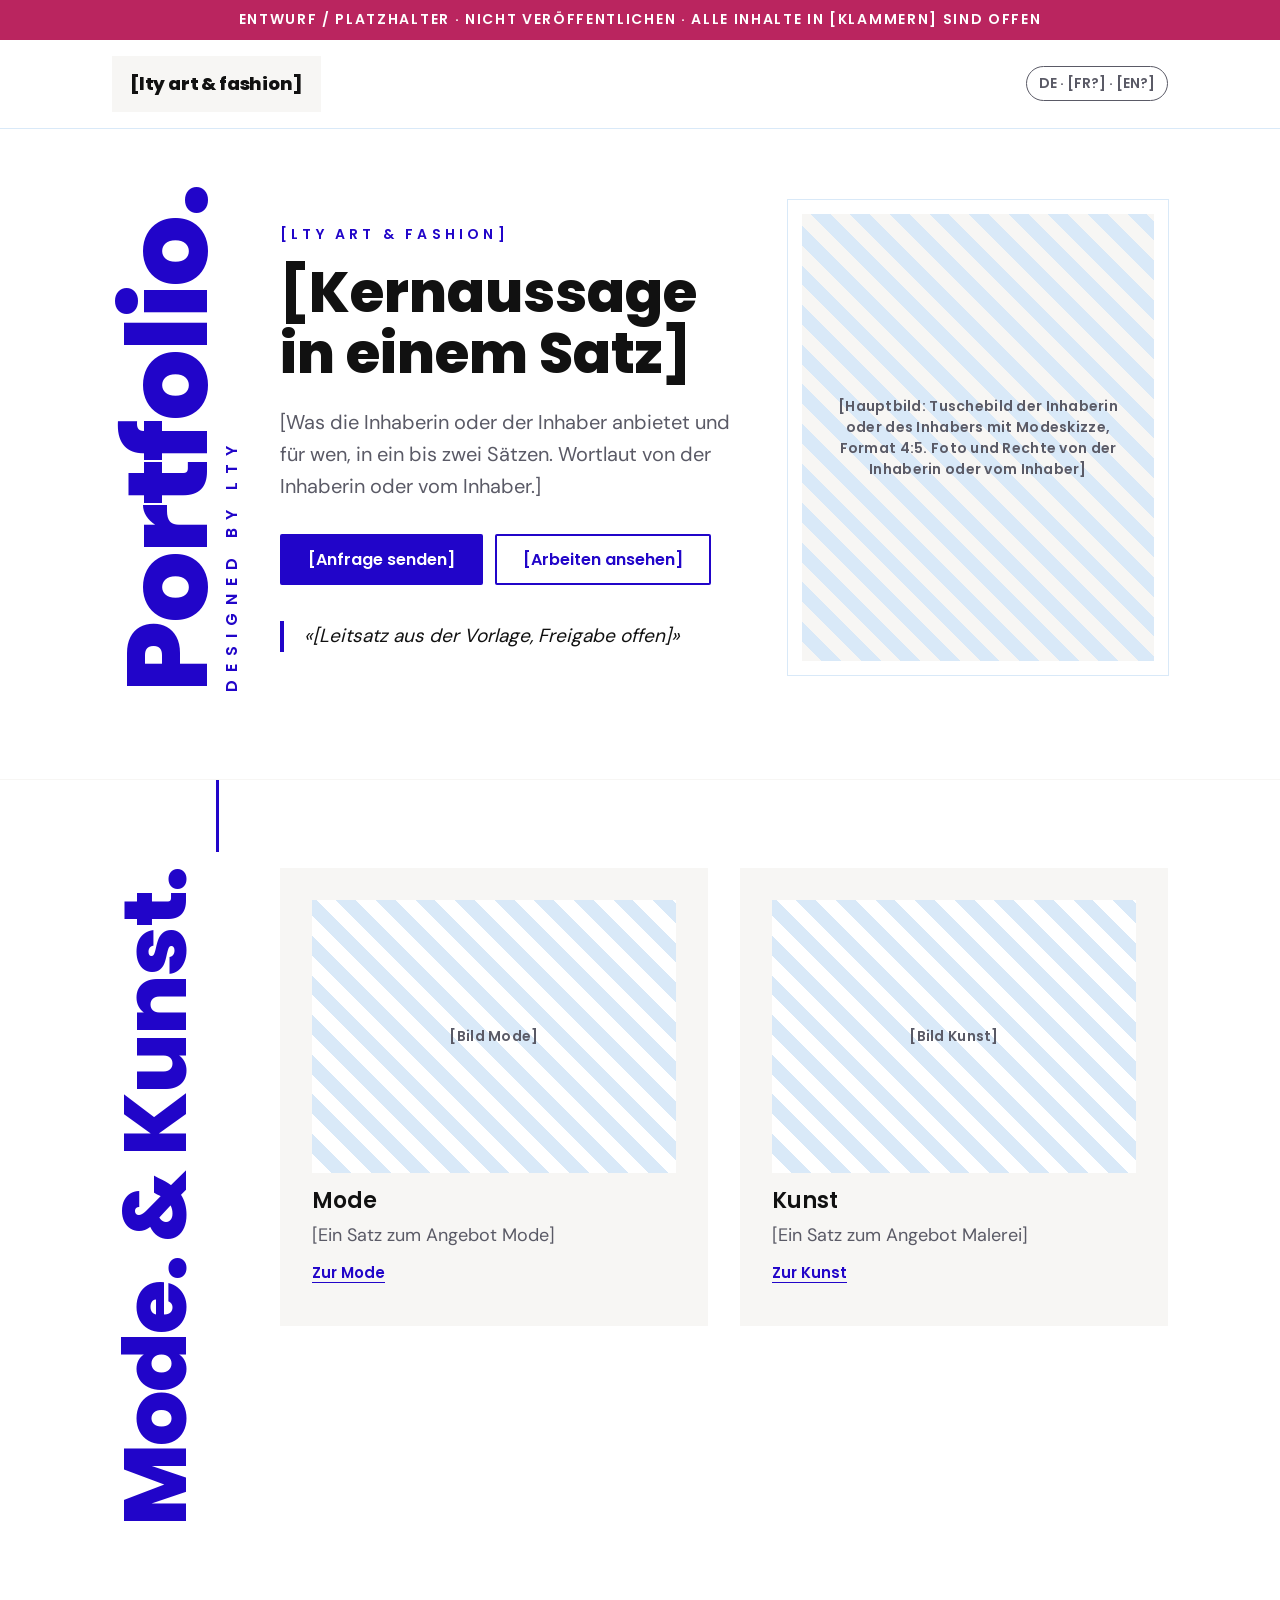
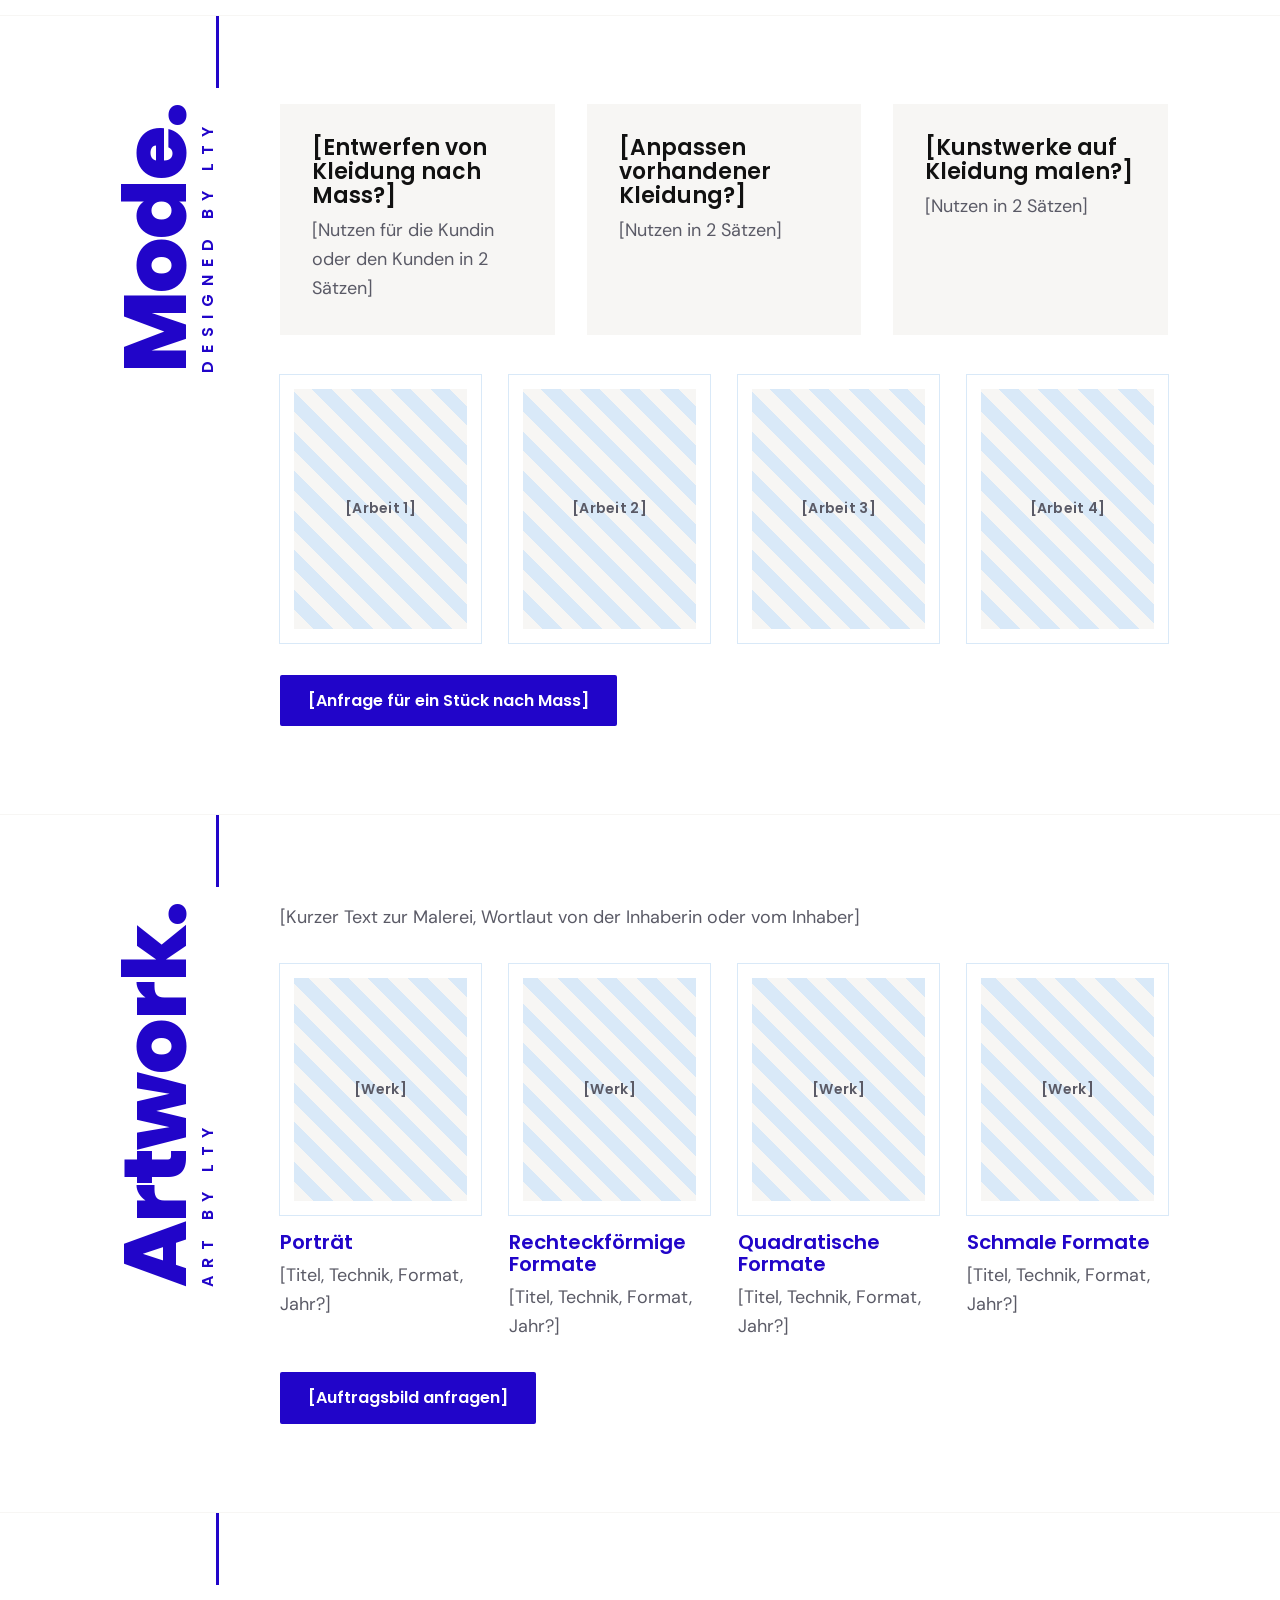
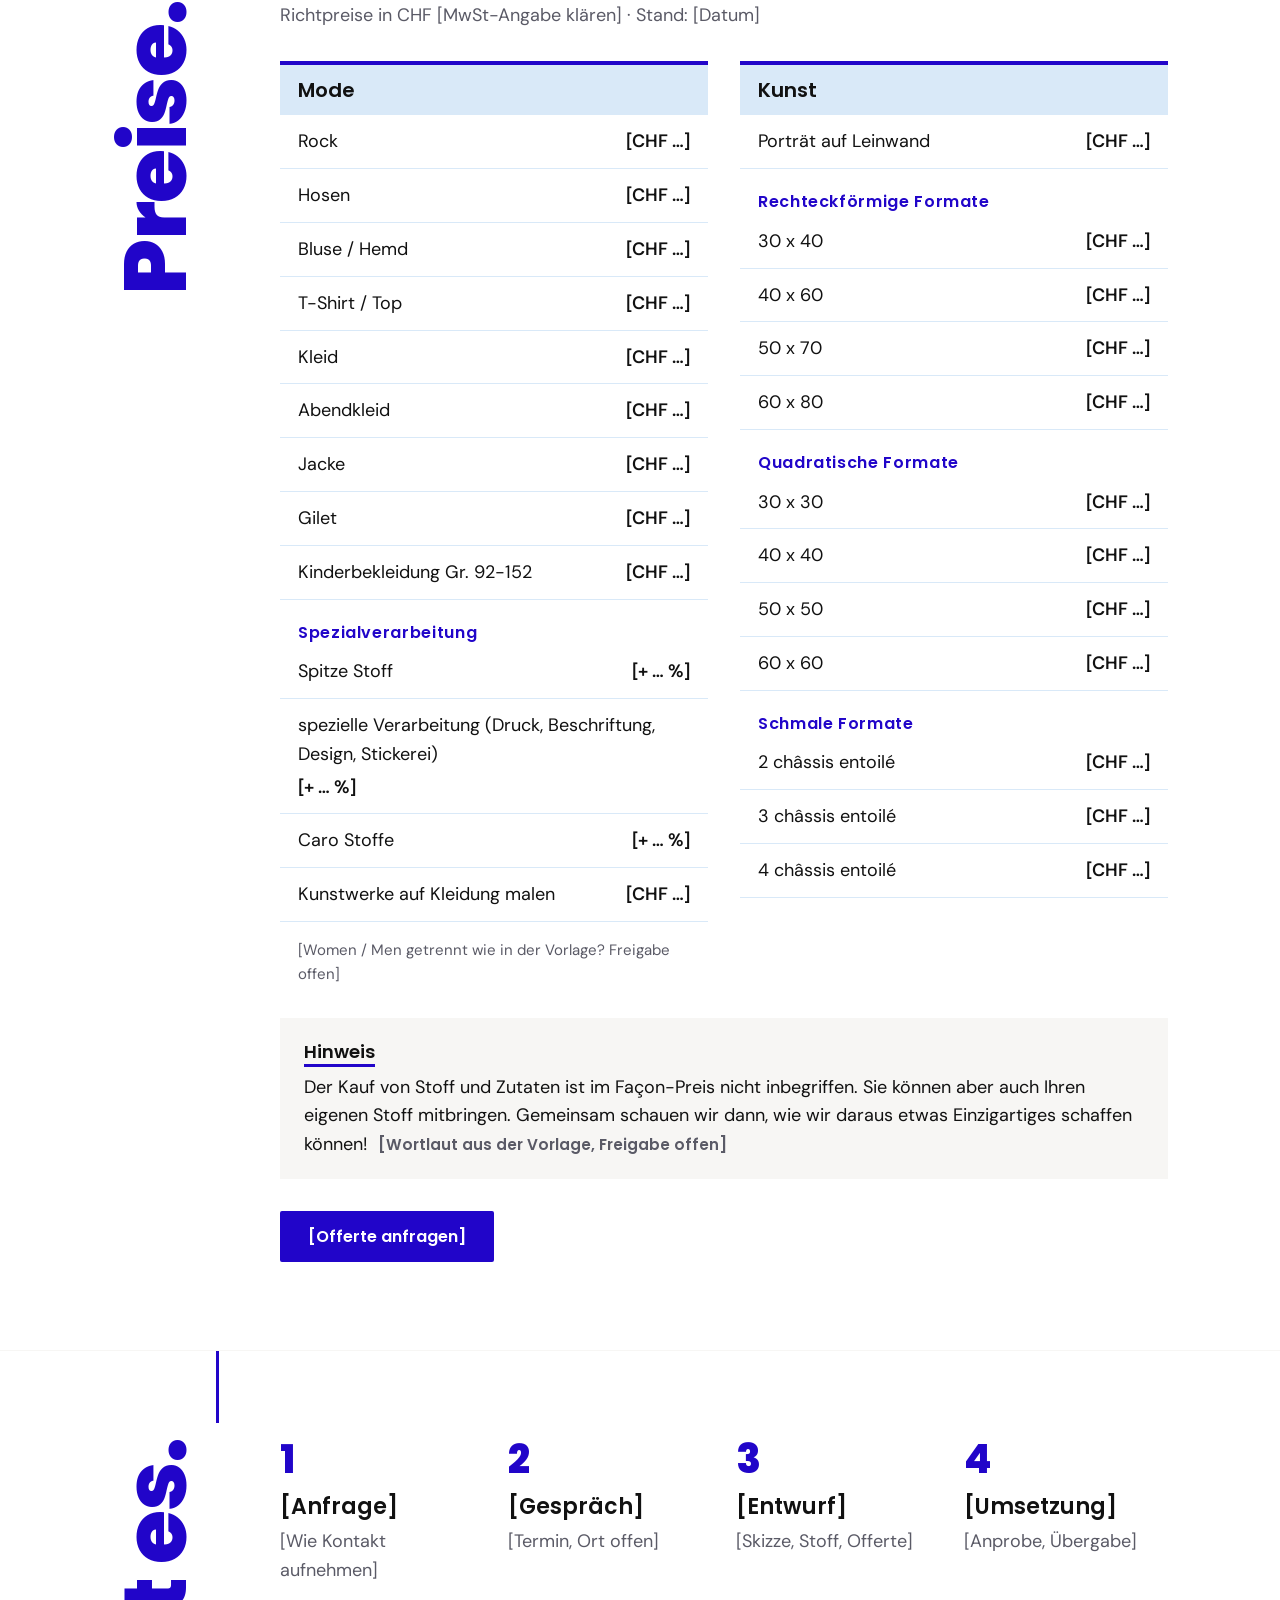
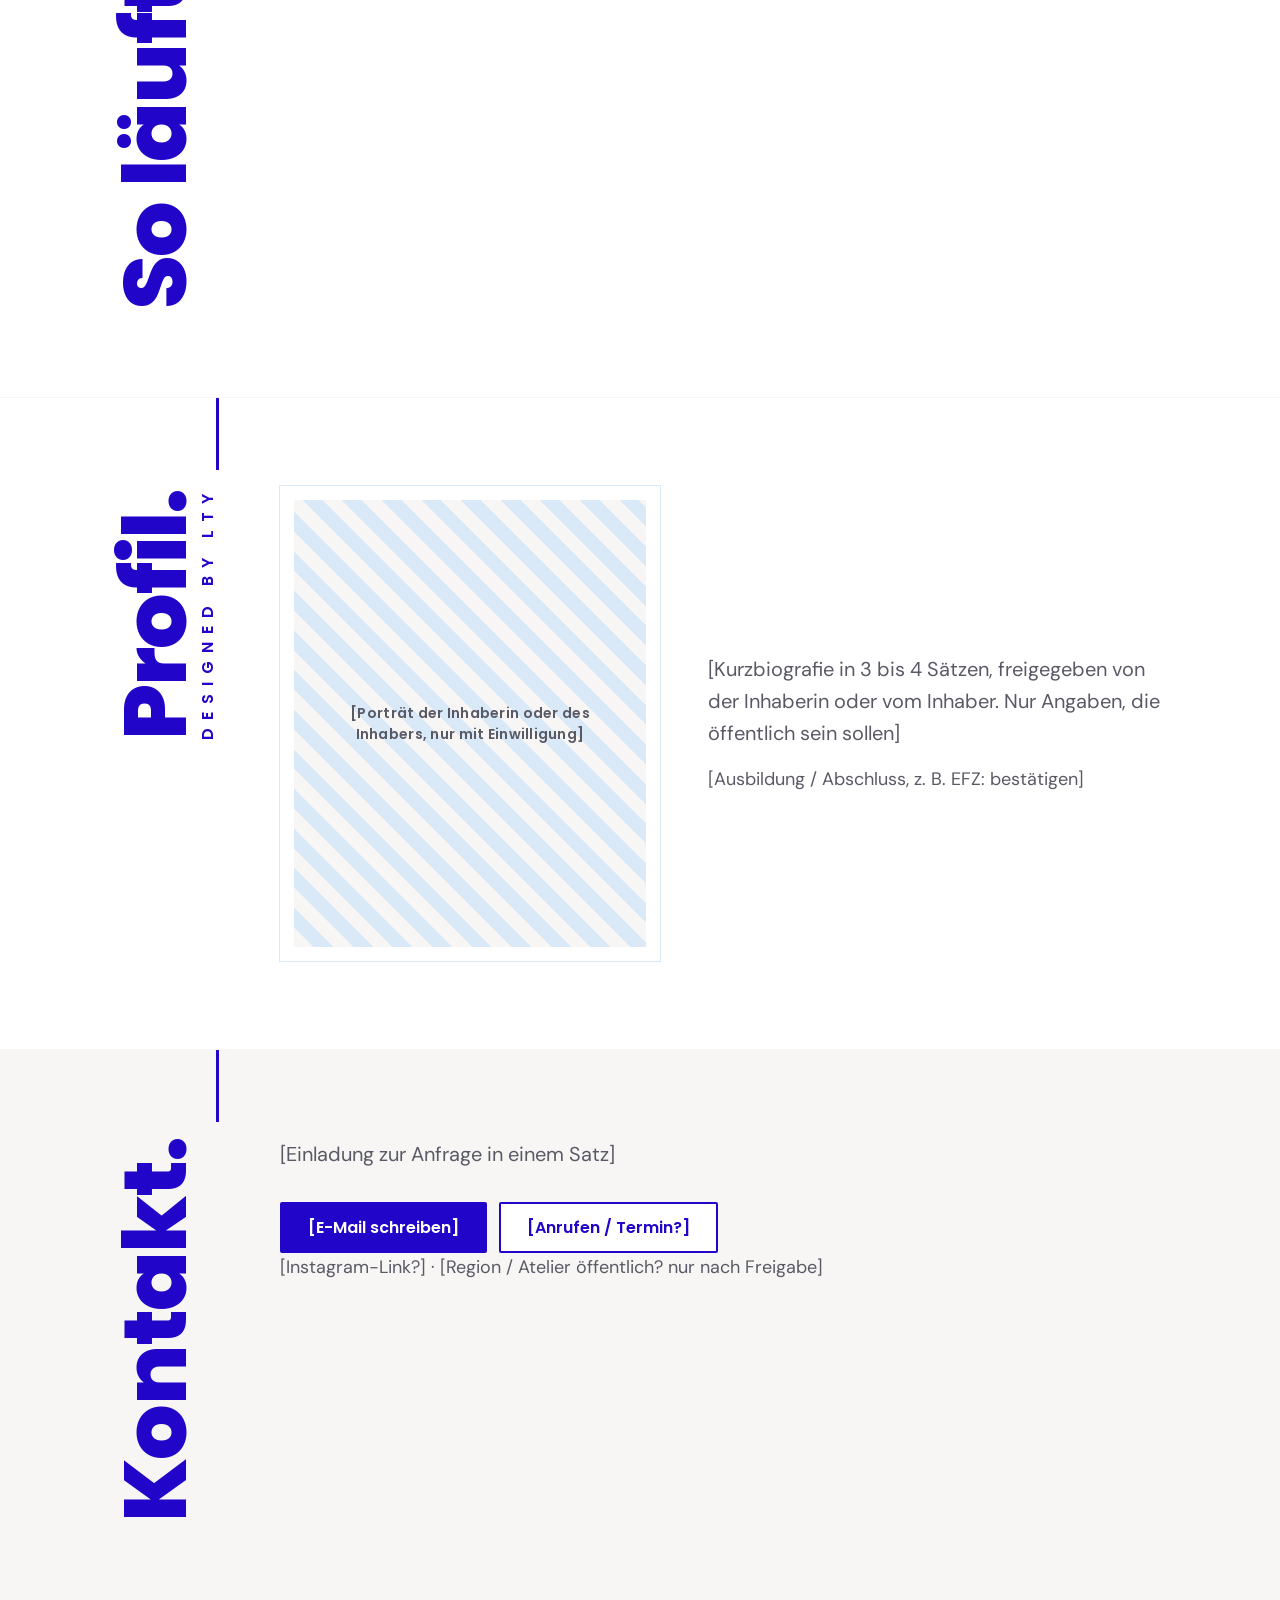
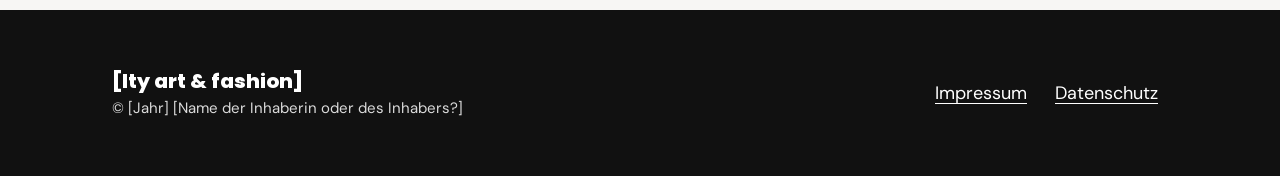
<file: index.html>
<!DOCTYPE html>
<html lang="de-CH">
<head>
<meta charset="utf-8">
<meta name="viewport" content="width=device-width, initial-scale=1">
<meta name="robots" content="noindex, nofollow">
<title>[lty art &amp; fashion] Entwurf</title>
<meta name="description" content="[Meta-Beschreibung, Wortlaut von der Inhaberin oder vom Inhaber]">
<meta property="og:title" content="[lty art &amp; fashion]">
<meta property="og:description" content="[Meta-Beschreibung]">
<meta property="og:type" content="website">
<meta property="og:url" content="https://example.invalid/">
<meta property="og:image" content="https://example.invalid/og-image.jpg">
<link rel="preload" href="assets/fonts/Poppins-ExtraBold.woff2" as="font" type="font/woff2" crossorigin>
<link rel="icon" href="data:,">
<link rel="stylesheet" href="style.css">
</head>
<body>
<a class="skip" href="#main">Zum Inhalt springen</a>
<p class="banner">Entwurf / Platzhalter · nicht veröffentlichen · alle Inhalte in [Klammern] sind offen</p>

<header class="site-header">
  <div class="container header-row">
    <a class="wordmark" href="#top" aria-label="Startseite, [lty art &amp; fashion]">[lty art &amp; fashion]</a>
    <nav class="nav" aria-label="Hauptnavigation">
      <details class="menu">
        <summary>Menü</summary>
        <ul class="nav-list">
          <li><a href="#mode">Mode</a></li>
          <li><a href="#artwork">Kunst</a></li>
          <li><a href="#preise">Preise</a></li>
          <li><a href="#profil">Über</a></li>
          <li><a href="#kontakt">Kontakt</a></li>
        </ul>
      </details>
    </nav>
    <p class="lang" aria-label="Sprache">DE · [FR?] · [EN?]</p>
  </div>
</header>

<main id="main">

<!-- 1 Hero -->
<section class="section hero" id="top" aria-labelledby="hero-h1">
  <div class="container rail-grid">
    <div class="rail" aria-hidden="true">
      <p class="vtitle vtitle-xl">Portfolio.<span class="vlabel">DESIGNED BY LTY</span></p>
    </div>
    <div class="hero-body">
      <div class="hero-text">
        <p class="kicker">[lty art &amp; fashion]</p>
        <h1 id="hero-h1">[Kernaussage in einem Satz]</h1>
        <p class="lead">[Was die Inhaberin oder der Inhaber anbietet und für wen, in ein bis zwei Sätzen. Wortlaut von der Inhaberin oder vom Inhaber.]</p>
        <p class="ctas"><a class="btn btn-primary" href="#kontakt">[Anfrage senden]</a> <a class="btn btn-secondary" href="#artwork">[Arbeiten ansehen]</a></p>
        <blockquote class="quote"><p>«[Leitsatz aus der Vorlage, Freigabe offen]»</p></blockquote>
      </div>
      <div class="ph frame ph-hero" role="img" aria-label="Platzhalter Hauptbild">[Hauptbild: Tuschebild der Inhaberin oder des Inhabers mit Modeskizze, Format 4:5. Foto und Rechte von der Inhaberin oder vom Inhaber]</div>
    </div>
  </div>
</section>

<!-- 2 Zwei Welten -->
<section class="section" id="welten" aria-labelledby="welten-h">
  <div class="container rail-grid">
    <div class="rail"><h2 class="vtitle" id="welten-h">Mode. &amp; Kunst.</h2></div>
    <div>
      <div class="grid2">
        <article class="card">
          <div class="ph ph-card" role="img" aria-label="Platzhalter Bild Mode">[Bild Mode]</div>
          <h3>Mode</h3>
          <p>[Ein Satz zum Angebot Mode]</p>
          <p><a class="link" href="#mode">Zur Mode</a></p>
        </article>
        <article class="card">
          <div class="ph ph-card" role="img" aria-label="Platzhalter Bild Kunst">[Bild Kunst]</div>
          <h3>Kunst</h3>
          <p>[Ein Satz zum Angebot Malerei]</p>
          <p><a class="link" href="#artwork">Zur Kunst</a></p>
        </article>
      </div>
    </div>
  </div>
</section>

<!-- 3 Mode -->
<section class="section" id="mode" aria-labelledby="mode-h">
  <div class="container rail-grid">
    <div class="rail"><h2 class="vtitle" id="mode-h">Mode.<span class="vlabel" aria-hidden="true">DESIGNED BY LTY</span></h2></div>
    <div>
      <div class="grid3">
        <article class="card"><h3>[Entwerfen von Kleidung nach Mass?]</h3><p>[Nutzen für die Kundin oder den Kunden in 2 Sätzen]</p></article>
        <article class="card"><h3>[Anpassen vorhandener Kleidung?]</h3><p>[Nutzen in 2 Sätzen]</p></article>
        <article class="card"><h3>[Kunstwerke auf Kleidung malen?]</h3><p>[Nutzen in 2 Sätzen]</p></article>
      </div>
      <ul class="grid4 works" aria-label="Arbeiten Mode">
        <li><div class="ph frame ph-work" role="img" aria-label="Platzhalter Arbeit 1">[Arbeit 1]</div></li>
        <li><div class="ph frame ph-work" role="img" aria-label="Platzhalter Arbeit 2">[Arbeit 2]</div></li>
        <li><div class="ph frame ph-work" role="img" aria-label="Platzhalter Arbeit 3">[Arbeit 3]</div></li>
        <li><div class="ph frame ph-work" role="img" aria-label="Platzhalter Arbeit 4">[Arbeit 4]</div></li>
      </ul>
      <p class="ctas"><a class="btn btn-primary" href="#kontakt">[Anfrage für ein Stück nach Mass]</a></p>
    </div>
  </div>
</section>

<!-- 4 Artwork -->
<section class="section" id="artwork" aria-labelledby="artwork-h">
  <div class="container rail-grid">
    <div class="rail"><h2 class="vtitle" id="artwork-h">Artwork.<span class="vlabel" aria-hidden="true">ART BY LTY</span></h2></div>
    <div>
      <p class="muted intro">[Kurzer Text zur Malerei, Wortlaut von der Inhaberin oder vom Inhaber]</p>
      <ul class="grid4 gallery">
        <li><div class="ph frame ph-art" role="img" aria-label="Platzhalter Werk Porträt">[Werk]</div><h3>Porträt</h3><p class="muted">[Titel, Technik, Format, Jahr?]</p></li>
        <li><div class="ph frame ph-art" role="img" aria-label="Platzhalter Werk rechteckförmiges Format">[Werk]</div><h3>Rechteckförmige Formate</h3><p class="muted">[Titel, Technik, Format, Jahr?]</p></li>
        <li><div class="ph frame ph-art" role="img" aria-label="Platzhalter Werk quadratisches Format">[Werk]</div><h3>Quadratische Formate</h3><p class="muted">[Titel, Technik, Format, Jahr?]</p></li>
        <li><div class="ph frame ph-art" role="img" aria-label="Platzhalter Werk schmales Format">[Werk]</div><h3>Schmale Formate</h3><p class="muted">[Titel, Technik, Format, Jahr?]</p></li>
      </ul>
      <p class="ctas"><a class="btn btn-primary" href="#kontakt">[Auftragsbild anfragen]</a></p>
    </div>
  </div>
</section>

<!-- 5 Preise -->
<section class="section" id="preise" aria-labelledby="preise-h">
  <div class="container rail-grid">
    <div class="rail"><h2 class="vtitle" id="preise-h">Preise.</h2></div>
    <div>
      <p class="muted intro">Richtpreise in CHF [MwSt-Angabe klären] · Stand: [Datum]</p>
      <div class="grid2 prices">
        <div class="pricebox">
          <h3>Mode</h3>
          <ul class="pricelist">
            <li><span>Rock</span><span>[CHF …]</span></li>
            <li><span>Hosen</span><span>[CHF …]</span></li>
            <li><span>Bluse / Hemd</span><span>[CHF …]</span></li>
            <li><span>T-Shirt / Top</span><span>[CHF …]</span></li>
            <li><span>Kleid</span><span>[CHF …]</span></li>
            <li><span>Abendkleid</span><span>[CHF …]</span></li>
            <li><span>Jacke</span><span>[CHF …]</span></li>
            <li><span>Gilet</span><span>[CHF …]</span></li>
            <li><span>Kinderbekleidung Gr. 92-152</span><span>[CHF …]</span></li>
          </ul>
          <h4>Spezialverarbeitung</h4>
          <ul class="pricelist">
            <li><span>Spitze Stoff</span><span>[+ … %]</span></li>
            <li><span>spezielle Verarbeitung (Druck, Beschriftung, Design, Stickerei)</span><span>[+ … %]</span></li>
            <li><span>Caro Stoffe</span><span>[+ … %]</span></li>
            <li><span>Kunstwerke auf Kleidung malen</span><span>[CHF …]</span></li>
          </ul>
          <p class="muted small">[Women / Men getrennt wie in der Vorlage? Freigabe offen]</p>
        </div>
        <div class="pricebox">
          <h3>Kunst</h3>
          <ul class="pricelist">
            <li><span>Porträt auf Leinwand</span><span>[CHF …]</span></li>
          </ul>
          <h4>Rechteckförmige Formate</h4>
          <ul class="pricelist">
            <li><span>30 x 40</span><span>[CHF …]</span></li>
            <li><span>40 x 60</span><span>[CHF …]</span></li>
            <li><span>50 x 70</span><span>[CHF …]</span></li>
            <li><span>60 x 80</span><span>[CHF …]</span></li>
          </ul>
          <h4>Quadratische Formate</h4>
          <ul class="pricelist">
            <li><span>30 x 30</span><span>[CHF …]</span></li>
            <li><span>40 x 40</span><span>[CHF …]</span></li>
            <li><span>50 x 50</span><span>[CHF …]</span></li>
            <li><span>60 x 60</span><span>[CHF …]</span></li>
          </ul>
          <h4>Schmale Formate</h4>
          <ul class="pricelist">
            <li><span>2 châssis entoilé</span><span>[CHF …]</span></li>
            <li><span>3 châssis entoilé</span><span>[CHF …]</span></li>
            <li><span>4 châssis entoilé</span><span>[CHF …]</span></li>
          </ul>
        </div>
      </div>
      <div class="note">
        <h3 class="note-h">Hinweis</h3>
        <p>Der Kauf von Stoff und Zutaten ist im Façon-Preis nicht inbegriffen. Sie können aber auch Ihren eigenen Stoff mitbringen. Gemeinsam schauen wir dann, wie wir daraus etwas Einzigartiges schaffen können! <span class="ph-inline">[Wortlaut aus der Vorlage, Freigabe offen]</span></p>
      </div>
      <p class="ctas"><a class="btn btn-primary" href="#kontakt">[Offerte anfragen]</a></p>
    </div>
  </div>
</section>

<!-- 6 Ablauf -->
<section class="section" id="ablauf" aria-labelledby="ablauf-h">
  <div class="container rail-grid">
    <div class="rail"><h2 class="vtitle" id="ablauf-h">So läuft es.</h2></div>
    <ol class="steps">
      <li><span class="step-n" aria-hidden="true">1</span><h3>[Anfrage]</h3><p class="muted">[Wie Kontakt aufnehmen]</p></li>
      <li><span class="step-n" aria-hidden="true">2</span><h3>[Gespräch]</h3><p class="muted">[Termin, Ort offen]</p></li>
      <li><span class="step-n" aria-hidden="true">3</span><h3>[Entwurf]</h3><p class="muted">[Skizze, Stoff, Offerte]</p></li>
      <li><span class="step-n" aria-hidden="true">4</span><h3>[Umsetzung]</h3><p class="muted">[Anprobe, Übergabe]</p></li>
    </ol>
  </div>
</section>

<!-- 7 Profil -->
<section class="section" id="profil" aria-labelledby="profil-h">
  <div class="container rail-grid">
    <div class="rail"><h2 class="vtitle" id="profil-h">Profil.<span class="vlabel" aria-hidden="true">DESIGNED BY LTY</span></h2></div>
    <div class="profil">
      <div class="ph frame ph-portrait" role="img" aria-label="Platzhalter Porträt">[Porträt der Inhaberin oder des Inhabers, nur mit Einwilligung]</div>
      <div>
        <p class="lead">[Kurzbiografie in 3 bis 4 Sätzen, freigegeben von der Inhaberin oder vom Inhaber. Nur Angaben, die öffentlich sein sollen]</p>
        <p class="muted">[Ausbildung / Abschluss, z. B. EFZ: bestätigen]</p>
      </div>
    </div>
  </div>
</section>

<!-- 8 Kontakt -->
<section class="section section-atelier" id="kontakt" aria-labelledby="kontakt-h">
  <div class="container rail-grid">
    <div class="rail"><h2 class="vtitle" id="kontakt-h">Kontakt.</h2></div>
    <div>
      <p class="lead">[Einladung zur Anfrage in einem Satz]</p>
      <p class="ctas"><a class="btn btn-primary" href="mailto:">[E-Mail schreiben]</a> <a class="btn btn-secondary" href="tel:">[Anrufen / Termin?]</a></p>
      <p class="muted">[Instagram-Link?] · [Region / Atelier öffentlich? nur nach Freigabe]</p>
    </div>
  </div>
</section>

</main>

<footer class="site-footer">
  <div class="container footer-row">
    <div>
      <p class="footer-wm">[lty art &amp; fashion]</p>
      <p class="footer-muted">© [Jahr] [Name der Inhaberin oder des Inhabers?]</p>
    </div>
    <ul class="footer-links">
      <li><a href="impressum.html">Impressum</a></li>
      <li><a href="datenschutz.html">Datenschutz</a></li>
    </ul>
  </div>
</footer>
</body>
</html>
</file>
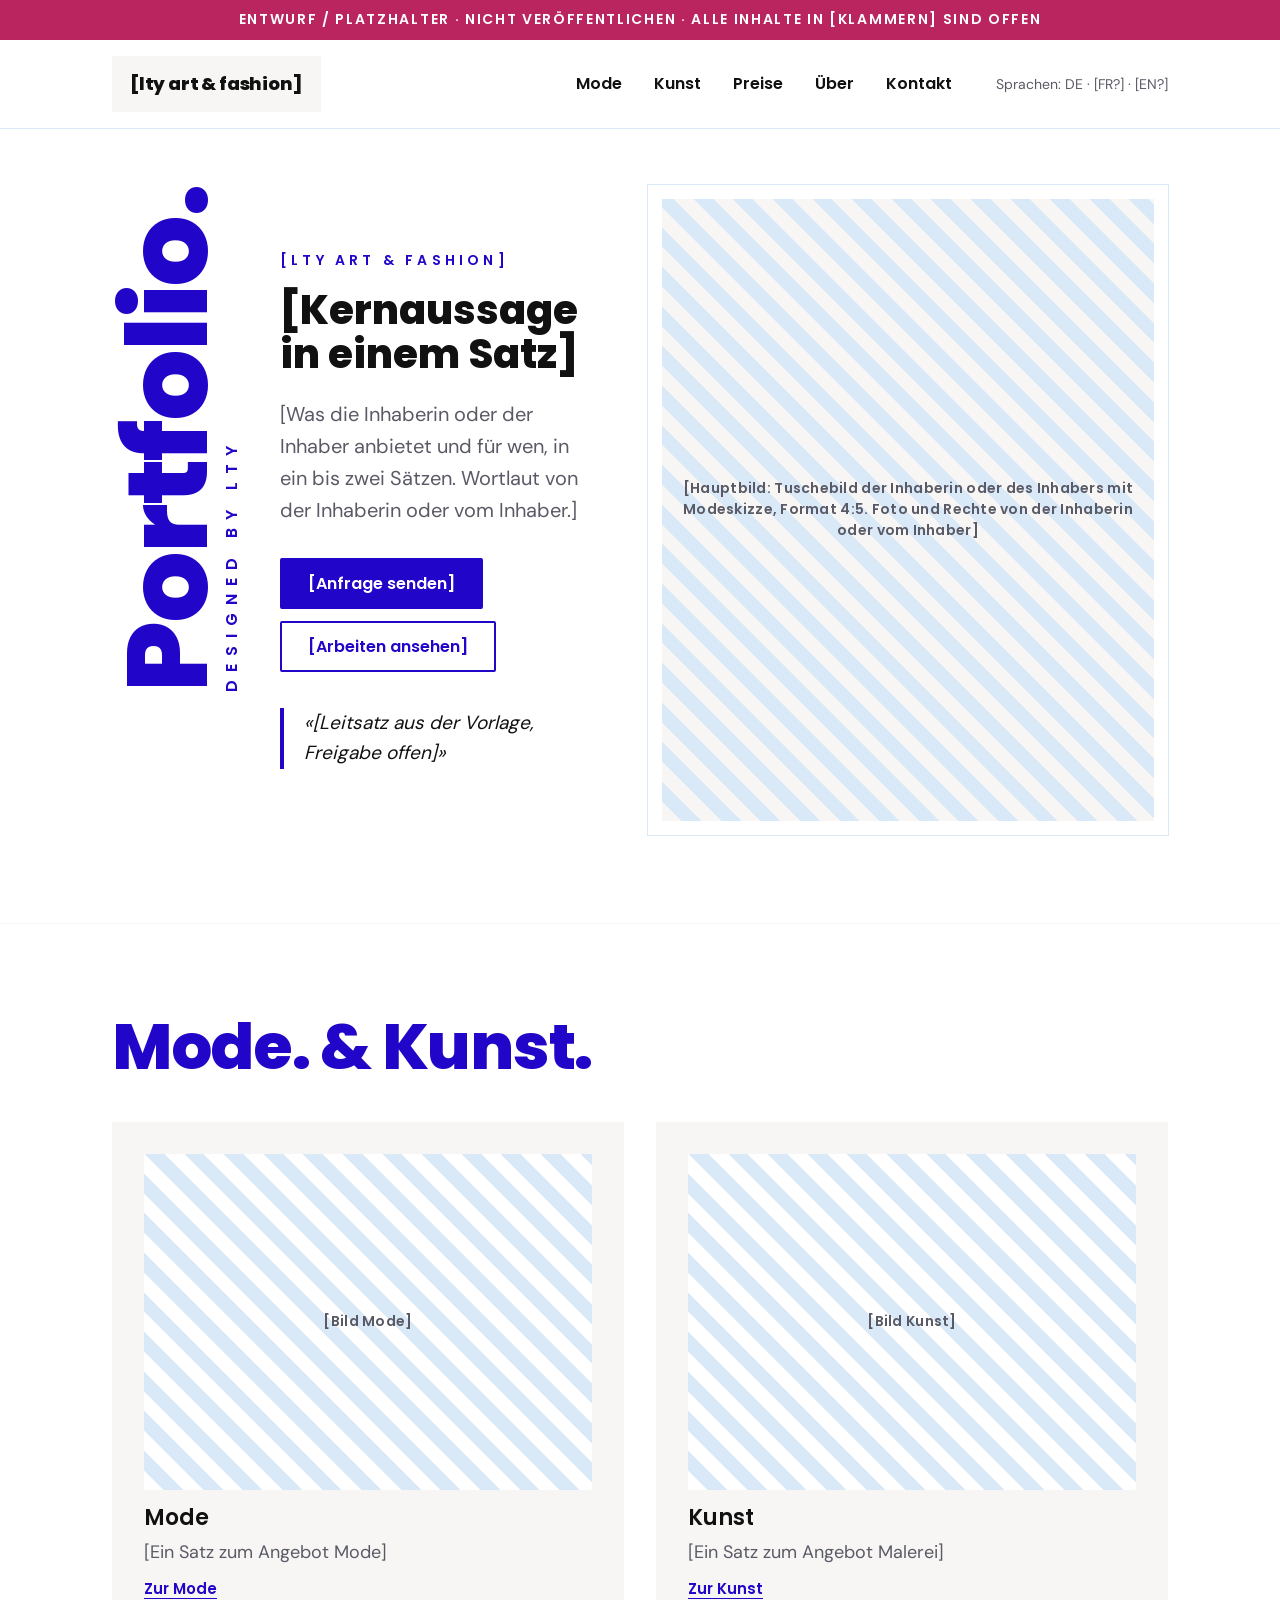
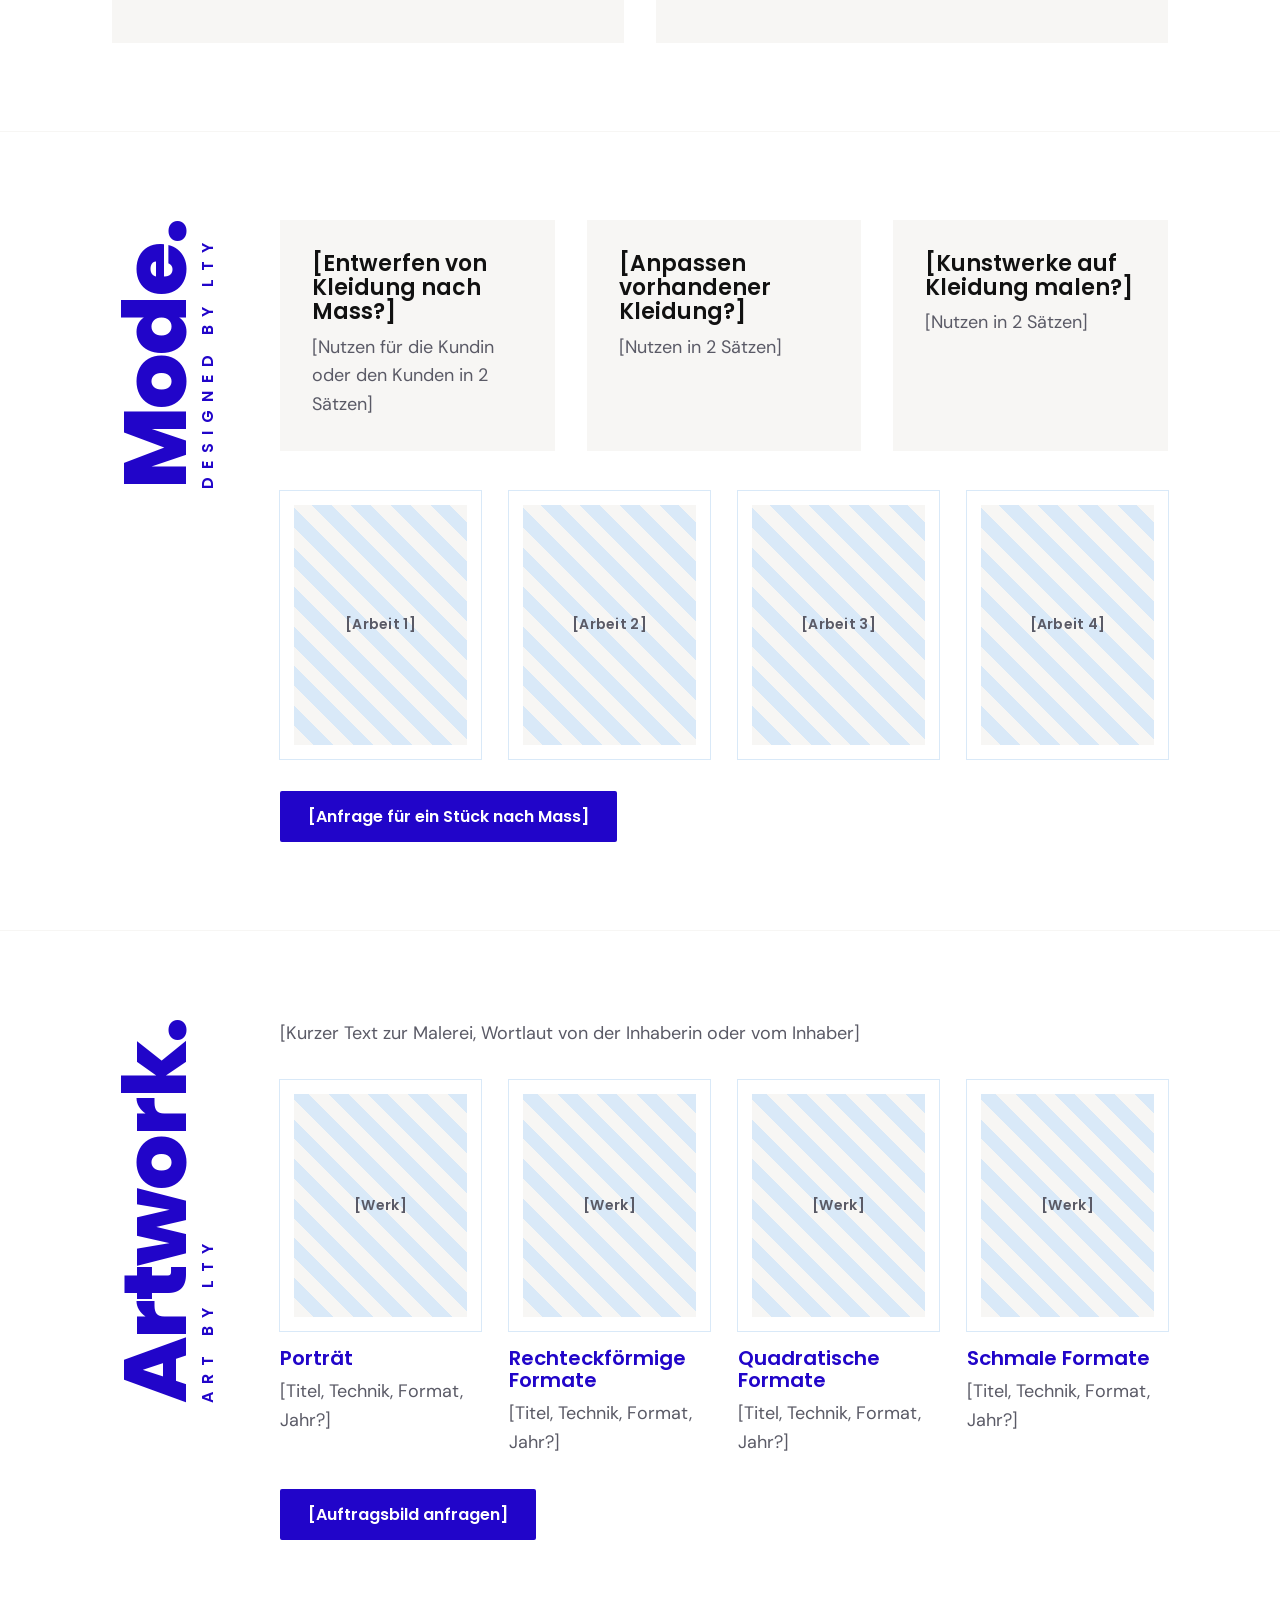
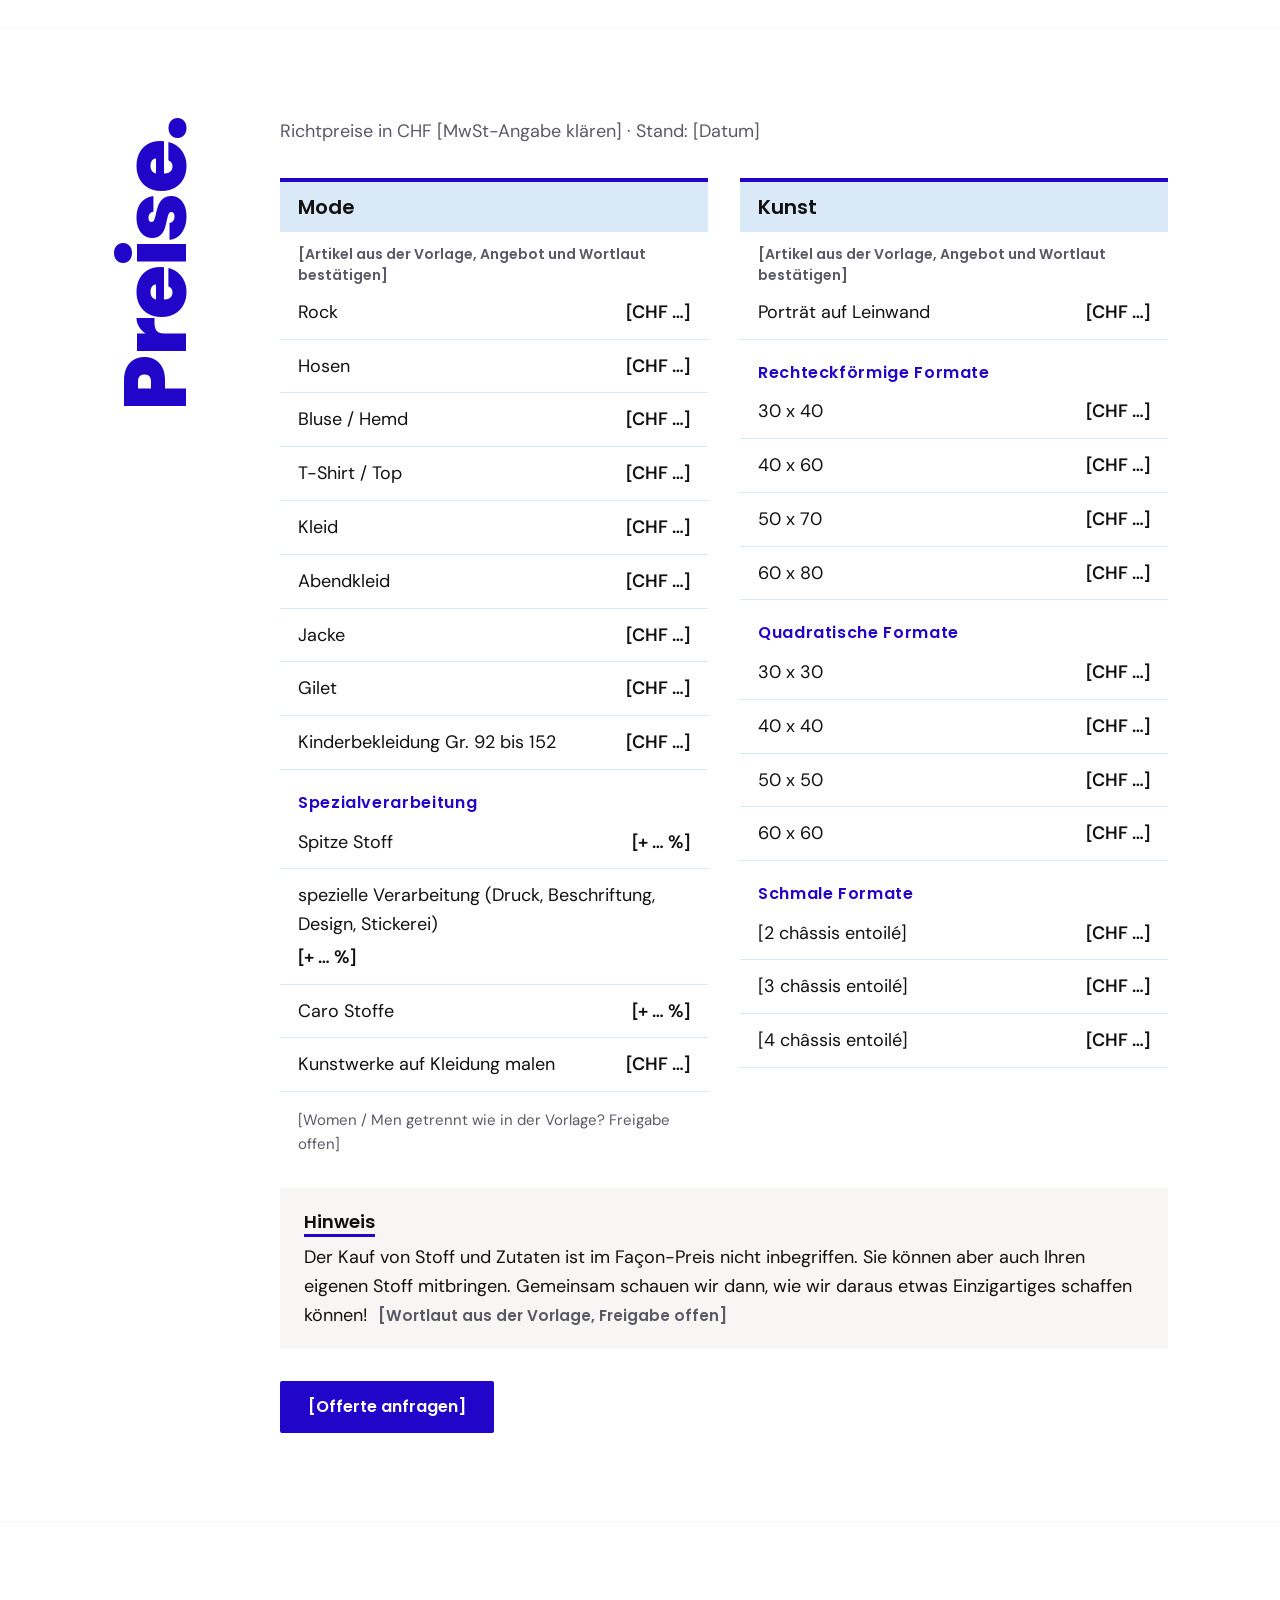
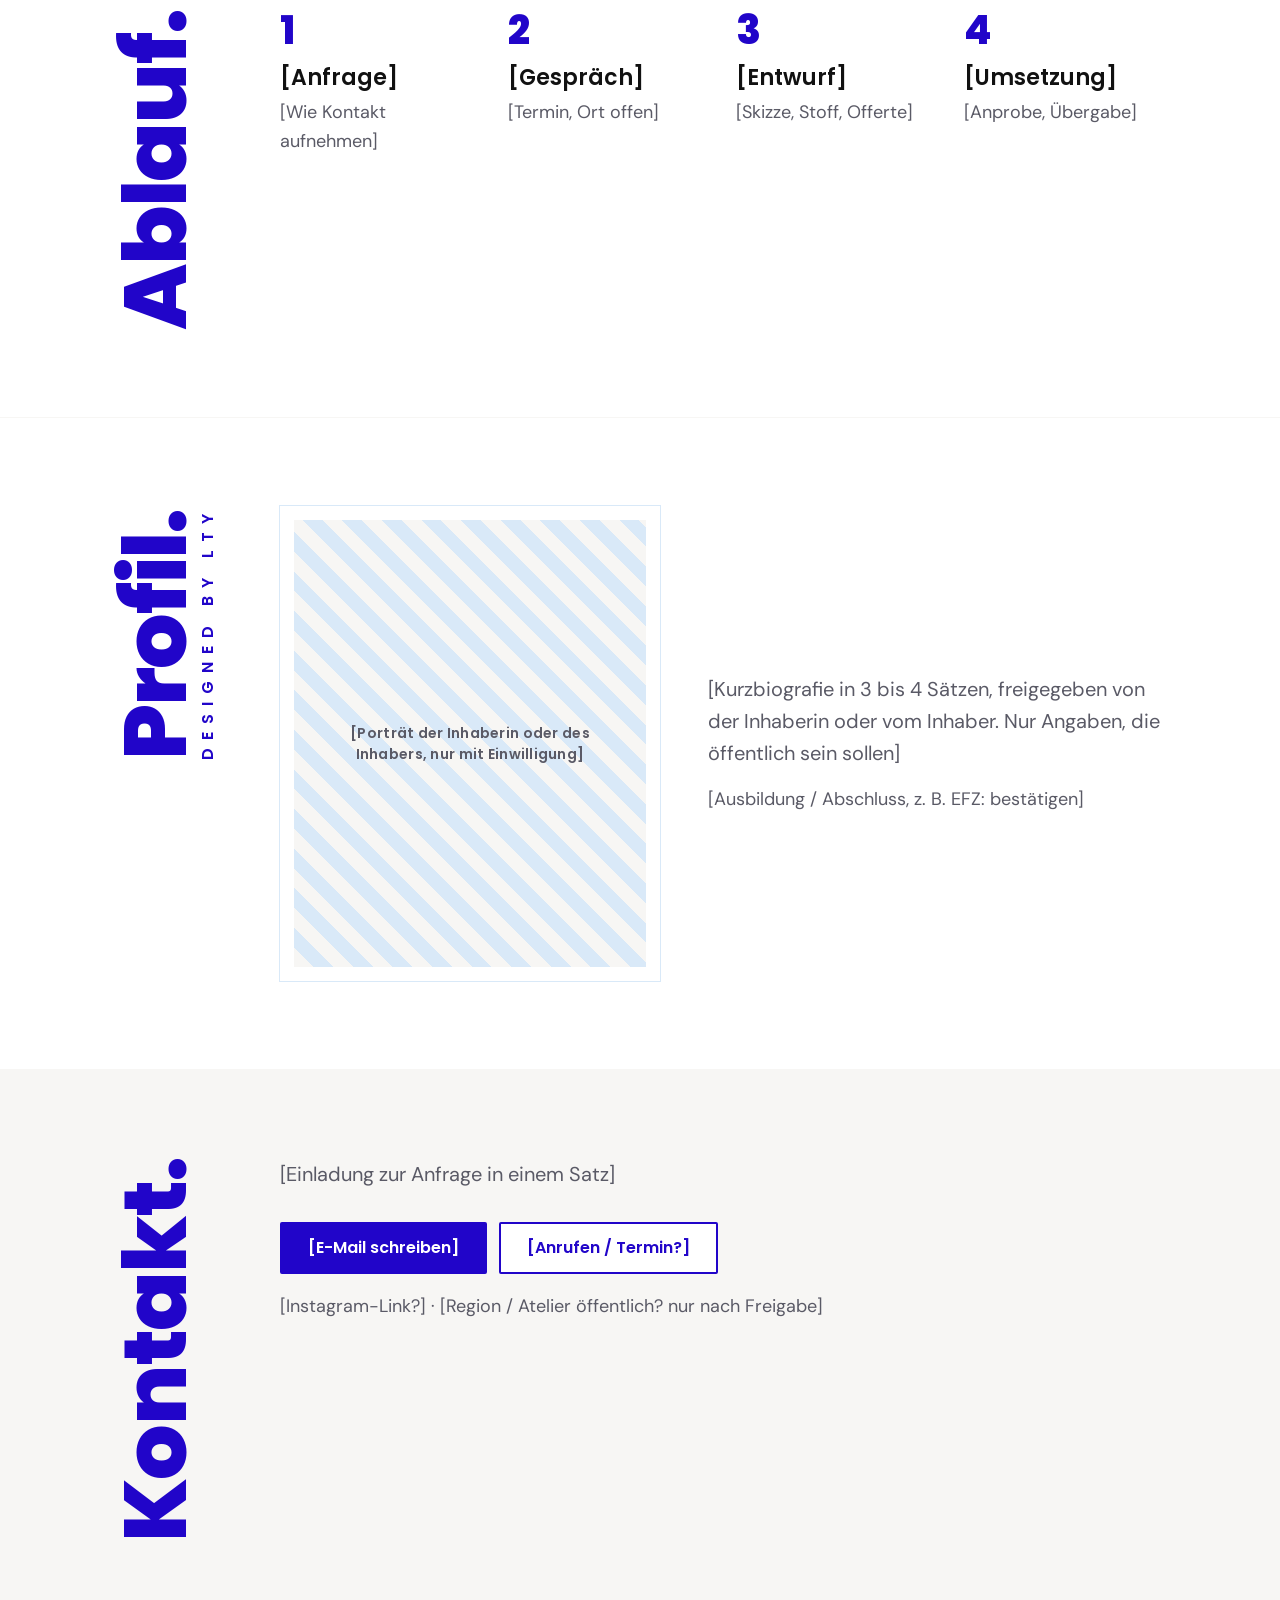
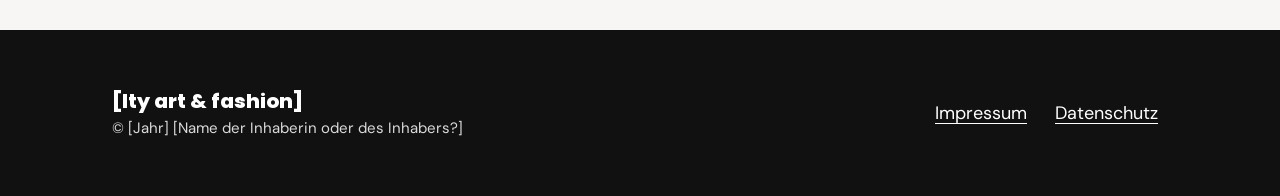
<file: site/index.html>
<!DOCTYPE html>
<html lang="de-CH">
<head>
<meta charset="utf-8">
<meta name="viewport" content="width=device-width, initial-scale=1">
<meta name="color-scheme" content="light">
<meta name="robots" content="noindex, nofollow">
<title>[lty art &amp; fashion] Entwurf</title>
<meta name="description" content="[Meta-Beschreibung, Wortlaut von der Inhaberin oder vom Inhaber]">
<meta property="og:title" content="[lty art &amp; fashion]">
<meta property="og:description" content="[Meta-Beschreibung]">
<meta property="og:type" content="website">
<meta property="og:url" content="https://example.invalid/">
<meta property="og:image" content="https://example.invalid/og-image.jpg">
<link rel="preload" href="assets/fonts/Poppins-ExtraBold.woff2" as="font" type="font/woff2" crossorigin>
<link rel="icon" href="data:,">
<link rel="stylesheet" href="style.css">
</head>
<body>
<a class="skip" href="#main">Zum Inhalt springen</a>
<p class="banner">Entwurf / Platzhalter · nicht veröffentlichen · alle Inhalte in [Klammern] sind offen</p>

<header class="site-header">
  <div class="container header-row">
    <a class="wordmark" href="#top" aria-label="Startseite, [lty art &amp; fashion]">[lty art &amp; fashion]</a>
    <nav class="nav" aria-label="Hauptnavigation">
      <ul class="nav-list nav-desktop">
        <li><a href="#mode">Mode</a></li>
        <li><a href="#artwork">Kunst</a></li>
        <li><a href="#preise">Preise</a></li>
        <li><a href="#profil">Über</a></li>
        <li><a href="#kontakt">Kontakt</a></li>
      </ul>
      <details class="menu">
        <summary>Menü</summary>
        <ul class="nav-list">
          <li><a href="#mode">Mode</a></li>
          <li><a href="#artwork">Kunst</a></li>
          <li><a href="#preise">Preise</a></li>
          <li><a href="#profil">Über</a></li>
          <li><a href="#kontakt">Kontakt</a></li>
        </ul>
      </details>
    </nav>
    <p class="lang">Sprachen: DE · [FR?] · [EN?]</p>
  </div>
</header>

<main id="main">

<!-- 1 Hero -->
<section class="section hero" id="top" aria-labelledby="hero-h1">
  <div class="container rail-grid">
    <div class="rail" aria-hidden="true">
      <p class="vtitle vtitle-xl">Portfolio.<span class="vlabel">DESIGNED BY LTY</span></p>
    </div>
    <div class="hero-body">
      <div class="hero-text">
        <p class="kicker">[lty art &amp; fashion]</p>
        <h1 id="hero-h1">[Kernaussage in einem Satz]</h1>
        <p class="lead">[Was die Inhaberin oder der Inhaber anbietet und für wen, in ein bis zwei Sätzen. Wortlaut von der Inhaberin oder vom Inhaber.]</p>
        <p class="ctas"><a class="btn btn-primary" href="#kontakt">[Anfrage senden]</a> <a class="btn btn-secondary" href="#artwork">[Arbeiten ansehen]</a></p>
        <blockquote class="quote"><p>«[Leitsatz aus der Vorlage, Freigabe offen]»</p></blockquote>
      </div>
      <div class="ph frame ph-hero" role="img" aria-label="Platzhalter Hauptbild">[Hauptbild: Tuschebild der Inhaberin oder des Inhabers mit Modeskizze, Format 4:5. Foto und Rechte von der Inhaberin oder vom Inhaber]</div>
    </div>
  </div>
</section>

<!-- 2 Zwei Welten -->
<section class="section" id="welten" aria-labelledby="welten-h">
  <div class="container">
    <h2 class="htitle" id="welten-h">Mode. &amp; Kunst.</h2>
    <div>
      <div class="grid2">
        <article class="card">
          <div class="ph ph-card" role="img" aria-label="Platzhalter Bild Mode">[Bild Mode]</div>
          <h3>Mode</h3>
          <p>[Ein Satz zum Angebot Mode]</p>
          <p><a class="link" href="#mode">Zur Mode</a></p>
        </article>
        <article class="card">
          <div class="ph ph-card" role="img" aria-label="Platzhalter Bild Kunst">[Bild Kunst]</div>
          <h3>Kunst</h3>
          <p>[Ein Satz zum Angebot Malerei]</p>
          <p><a class="link" href="#artwork">Zur Kunst</a></p>
        </article>
      </div>
    </div>
  </div>
</section>

<!-- 3 Mode -->
<section class="section" id="mode" aria-labelledby="mode-h">
  <div class="container rail-grid">
    <div class="rail"><h2 class="vtitle" id="mode-h">Mode.<span class="vlabel" aria-hidden="true">DESIGNED BY LTY</span></h2></div>
    <div>
      <div class="grid3">
        <article class="card"><h3>[Entwerfen von Kleidung nach Mass?]</h3><p>[Nutzen für die Kundin oder den Kunden in 2 Sätzen]</p></article>
        <article class="card"><h3>[Anpassen vorhandener Kleidung?]</h3><p>[Nutzen in 2 Sätzen]</p></article>
        <article class="card"><h3>[Kunstwerke auf Kleidung malen?]</h3><p>[Nutzen in 2 Sätzen]</p></article>
      </div>
      <ul class="grid4 works" aria-label="Arbeiten Mode">
        <li><div class="ph frame ph-work" role="img" aria-label="Platzhalter Arbeit 1">[Arbeit 1]</div></li>
        <li><div class="ph frame ph-work" role="img" aria-label="Platzhalter Arbeit 2">[Arbeit 2]</div></li>
        <li><div class="ph frame ph-work" role="img" aria-label="Platzhalter Arbeit 3">[Arbeit 3]</div></li>
        <li><div class="ph frame ph-work" role="img" aria-label="Platzhalter Arbeit 4">[Arbeit 4]</div></li>
      </ul>
      <p class="ctas"><a class="btn btn-primary" href="#kontakt">[Anfrage für ein Stück nach Mass]</a></p>
    </div>
  </div>
</section>

<!-- 4 Artwork -->
<section class="section" id="artwork" aria-labelledby="artwork-h">
  <div class="container rail-grid">
    <div class="rail"><h2 class="vtitle" id="artwork-h">Artwork.<span class="vlabel" aria-hidden="true">ART BY LTY</span></h2></div>
    <div>
      <p class="muted intro">[Kurzer Text zur Malerei, Wortlaut von der Inhaberin oder vom Inhaber]</p>
      <ul class="grid4 gallery">
        <li><div class="ph frame ph-art" role="img" aria-label="Platzhalter Werk Porträt">[Werk]</div><h3>Porträt</h3><p class="muted">[Titel, Technik, Format, Jahr?]</p></li>
        <li><div class="ph frame ph-art" role="img" aria-label="Platzhalter Werk rechteckförmiges Format">[Werk]</div><h3>Rechteckförmige Formate</h3><p class="muted">[Titel, Technik, Format, Jahr?]</p></li>
        <li><div class="ph frame ph-art" role="img" aria-label="Platzhalter Werk quadratisches Format">[Werk]</div><h3>Quadratische Formate</h3><p class="muted">[Titel, Technik, Format, Jahr?]</p></li>
        <li><div class="ph frame ph-art" role="img" aria-label="Platzhalter Werk schmales Format">[Werk]</div><h3>Schmale Formate</h3><p class="muted">[Titel, Technik, Format, Jahr?]</p></li>
      </ul>
      <p class="ctas"><a class="btn btn-primary" href="#kontakt">[Auftragsbild anfragen]</a></p>
    </div>
  </div>
</section>

<!-- 5 Preise -->
<section class="section" id="preise" aria-labelledby="preise-h">
  <div class="container rail-grid">
    <div class="rail"><h2 class="vtitle" id="preise-h">Preise.</h2></div>
    <div>
      <p class="muted intro">Richtpreise in CHF [MwSt-Angabe klären] · Stand: [Datum]</p>
      <div class="grid2 prices">
        <div class="pricebox">
          <h3>Mode</h3>
          <p class="ph-note">[Artikel aus der Vorlage, Angebot und Wortlaut bestätigen]</p>
          <ul class="pricelist">
            <li><span>Rock</span><span>[CHF …]</span></li>
            <li><span>Hosen</span><span>[CHF …]</span></li>
            <li><span>Bluse / Hemd</span><span>[CHF …]</span></li>
            <li><span>T-Shirt / Top</span><span>[CHF …]</span></li>
            <li><span>Kleid</span><span>[CHF …]</span></li>
            <li><span>Abendkleid</span><span>[CHF …]</span></li>
            <li><span>Jacke</span><span>[CHF …]</span></li>
            <li><span>Gilet</span><span>[CHF …]</span></li>
            <li><span>Kinderbekleidung Gr. 92 bis 152</span><span>[CHF …]</span></li>
          </ul>
          <h4>Spezialverarbeitung</h4>
          <ul class="pricelist">
            <li><span>Spitze Stoff</span><span>[+ … %]</span></li>
            <li><span>spezielle Verarbeitung (Druck, Beschriftung, Design, Stickerei)</span><span>[+ … %]</span></li>
            <li><span>Caro Stoffe</span><span>[+ … %]</span></li>
            <li><span>Kunstwerke auf Kleidung malen</span><span>[CHF …]</span></li>
          </ul>
          <p class="muted small">[Women / Men getrennt wie in der Vorlage? Freigabe offen]</p>
        </div>
        <div class="pricebox">
          <h3>Kunst</h3>
          <p class="ph-note">[Artikel aus der Vorlage, Angebot und Wortlaut bestätigen]</p>
          <ul class="pricelist">
            <li><span>Porträt auf Leinwand</span><span>[CHF …]</span></li>
          </ul>
          <h4>Rechteckförmige Formate</h4>
          <ul class="pricelist">
            <li><span>30 x 40</span><span>[CHF …]</span></li>
            <li><span>40 x 60</span><span>[CHF …]</span></li>
            <li><span>50 x 70</span><span>[CHF …]</span></li>
            <li><span>60 x 80</span><span>[CHF …]</span></li>
          </ul>
          <h4>Quadratische Formate</h4>
          <ul class="pricelist">
            <li><span>30 x 30</span><span>[CHF …]</span></li>
            <li><span>40 x 40</span><span>[CHF …]</span></li>
            <li><span>50 x 50</span><span>[CHF …]</span></li>
            <li><span>60 x 60</span><span>[CHF …]</span></li>
          </ul>
          <h4>Schmale Formate</h4>
          <ul class="pricelist">
            <li><span lang="fr-CH">[2 châssis entoilé]</span><span>[CHF …]</span></li>
            <li><span lang="fr-CH">[3 châssis entoilé]</span><span>[CHF …]</span></li>
            <li><span lang="fr-CH">[4 châssis entoilé]</span><span>[CHF …]</span></li>
          </ul>
        </div>
      </div>
      <div class="note">
        <h3 class="note-h">Hinweis</h3>
        <p>Der Kauf von Stoff und Zutaten ist im Façon-Preis nicht inbegriffen. Sie können aber auch Ihren eigenen Stoff mitbringen. Gemeinsam schauen wir dann, wie wir daraus etwas Einzigartiges schaffen können! <span class="ph-inline">[Wortlaut aus der Vorlage, Freigabe offen]</span></p>
      </div>
      <p class="ctas"><a class="btn btn-primary" href="#kontakt">[Offerte anfragen]</a></p>
    </div>
  </div>
</section>

<!-- 6 Ablauf -->
<section class="section" id="ablauf" aria-labelledby="ablauf-h">
  <div class="container rail-grid">
    <div class="rail"><h2 class="vtitle" id="ablauf-h">Ablauf.</h2></div>
    <ol class="steps">
      <li><span class="step-n" aria-hidden="true">1</span><h3>[Anfrage]</h3><p class="muted">[Wie Kontakt aufnehmen]</p></li>
      <li><span class="step-n" aria-hidden="true">2</span><h3>[Gespräch]</h3><p class="muted">[Termin, Ort offen]</p></li>
      <li><span class="step-n" aria-hidden="true">3</span><h3>[Entwurf]</h3><p class="muted">[Skizze, Stoff, Offerte]</p></li>
      <li><span class="step-n" aria-hidden="true">4</span><h3>[Umsetzung]</h3><p class="muted">[Anprobe, Übergabe]</p></li>
    </ol>
  </div>
</section>

<!-- 7 Profil -->
<section class="section" id="profil" aria-labelledby="profil-h">
  <div class="container rail-grid">
    <div class="rail"><h2 class="vtitle" id="profil-h">Profil.<span class="vlabel" aria-hidden="true">DESIGNED BY LTY</span></h2></div>
    <div class="profil">
      <div class="ph frame ph-portrait" role="img" aria-label="Platzhalter Porträt">[Porträt der Inhaberin oder des Inhabers, nur mit Einwilligung]</div>
      <div>
        <p class="lead">[Kurzbiografie in 3 bis 4 Sätzen, freigegeben von der Inhaberin oder vom Inhaber. Nur Angaben, die öffentlich sein sollen]</p>
        <p class="muted">[Ausbildung / Abschluss, z. B. EFZ: bestätigen]</p>
      </div>
    </div>
  </div>
</section>

<!-- 8 Kontakt -->
<section class="section section-atelier" id="kontakt" aria-labelledby="kontakt-h">
  <div class="container rail-grid">
    <div class="rail"><h2 class="vtitle" id="kontakt-h">Kontakt.</h2></div>
    <div>
      <p class="lead">[Einladung zur Anfrage in einem Satz]</p>
      <p class="ctas"><a class="btn btn-primary" href="#kontakt" aria-disabled="true">[E-Mail schreiben]</a> <a class="btn btn-secondary" href="#kontakt" aria-disabled="true">[Anrufen / Termin?]</a></p>
      <p class="muted kontakt-meta">[Instagram-Link?] · [Region / Atelier öffentlich? nur nach Freigabe]</p>
    </div>
  </div>
</section>

</main>

<footer class="site-footer">
  <div class="container footer-row">
    <div>
      <p class="footer-wm">[lty art &amp; fashion]</p>
      <p class="footer-muted">© [Jahr] [Name der Inhaberin oder des Inhabers?]</p>
    </div>
    <ul class="footer-links">
      <li><a href="impressum.html">Impressum</a></li>
      <li><a href="datenschutz.html">Datenschutz</a></li>
    </ul>
  </div>
</footer>
<script>
document.querySelectorAll(".menu a").forEach(function (a) { a.addEventListener("click", function () { a.closest("details").open = false; }); });
</script>
</body>
</html>
</file>
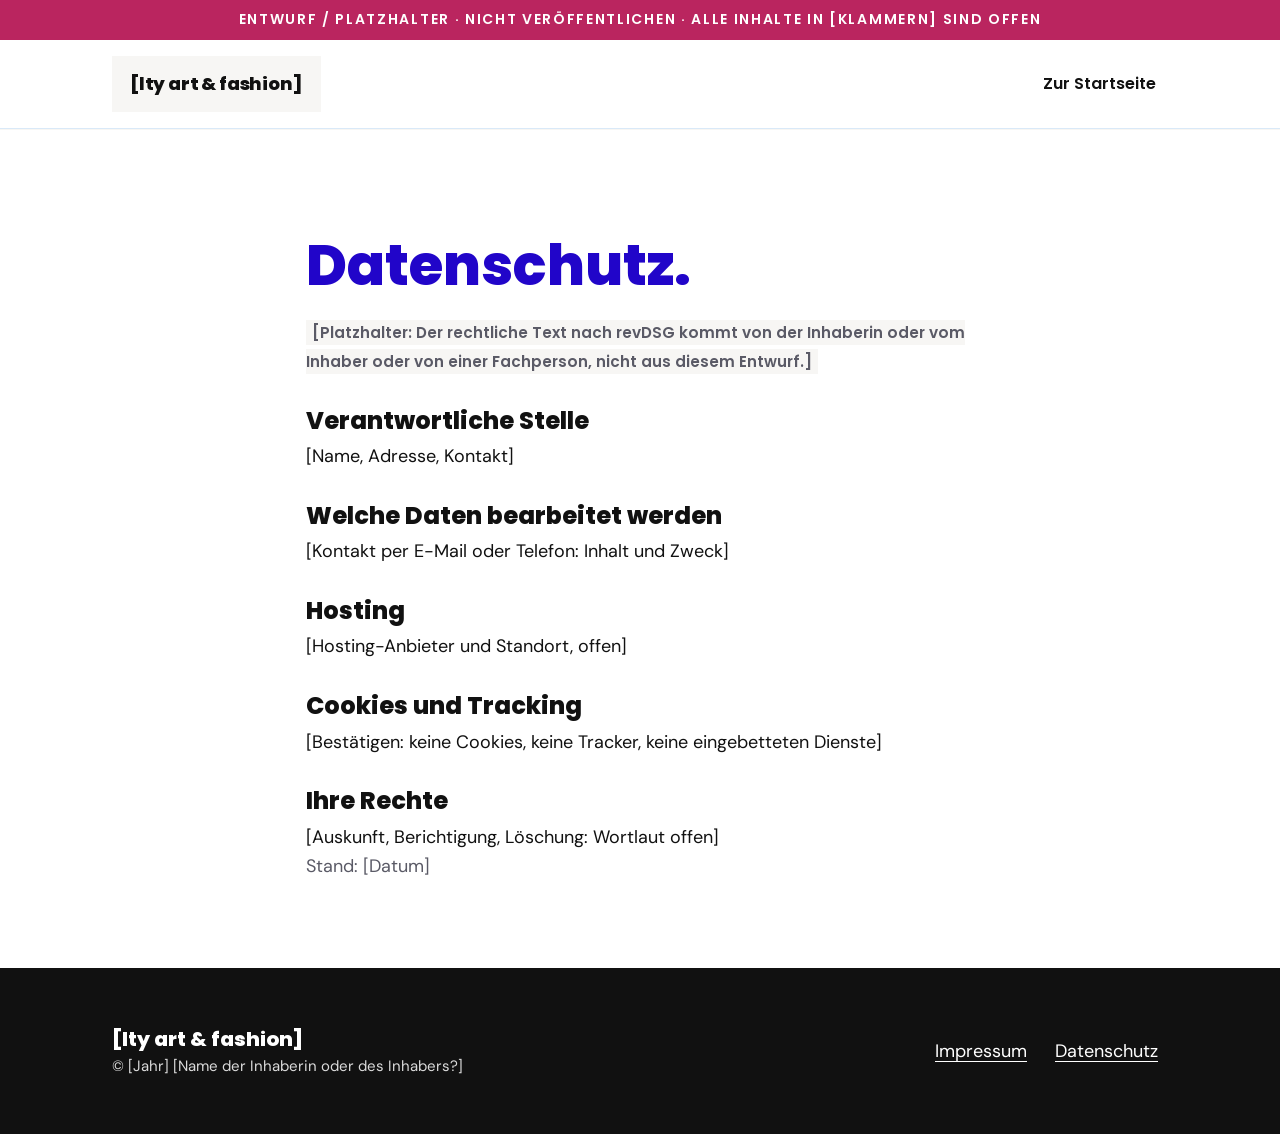
<file: datenschutz.html>
<!DOCTYPE html>
<html lang="de-CH">
<head>
<meta charset="utf-8">
<meta name="viewport" content="width=device-width, initial-scale=1">
<meta name="robots" content="noindex, nofollow">
<title>Datenschutz [lty art &amp; fashion] Entwurf</title>
<link rel="icon" href="data:,">
<link rel="stylesheet" href="style.css">
</head>
<body>
<a class="skip" href="#main">Zum Inhalt springen</a>
<p class="banner">Entwurf / Platzhalter · nicht veröffentlichen · alle Inhalte in [Klammern] sind offen</p>
<header class="site-header">
  <div class="container header-row">
    <a class="wordmark" href="index.html">[lty art &amp; fashion]</a>
    <nav class="nav nav-simple" aria-label="Hauptnavigation"><ul class="nav-list"><li><a href="index.html">Zur Startseite</a></li></ul></nav>
  </div>
</header>
<main id="main" class="section">
  <div class="container legal">
    <h1>Datenschutz<span class="dot">.</span></h1>
    <p class="ph-inline">[Platzhalter: Der rechtliche Text nach revDSG kommt von der Inhaberin oder vom Inhaber oder von einer Fachperson, nicht aus diesem Entwurf.]</p>
    <h2>Verantwortliche Stelle</h2>
    <p>[Name, Adresse, Kontakt]</p>
    <h2>Welche Daten bearbeitet werden</h2>
    <p>[Kontakt per E-Mail oder Telefon: Inhalt und Zweck]</p>
    <h2>Hosting</h2>
    <p>[Hosting-Anbieter und Standort, offen]</p>
    <h2>Cookies und Tracking</h2>
    <p>[Bestätigen: keine Cookies, keine Tracker, keine eingebetteten Dienste]</p>
    <h2>Ihre Rechte</h2>
    <p>[Auskunft, Berichtigung, Löschung: Wortlaut offen]</p>
    <p class="muted">Stand: [Datum]</p>
  </div>
</main>
<footer class="site-footer">
  <div class="container footer-row">
    <div><p class="footer-wm">[lty art &amp; fashion]</p><p class="footer-muted">© [Jahr] [Name der Inhaberin oder des Inhabers?]</p></div>
    <ul class="footer-links"><li><a href="impressum.html">Impressum</a></li><li><a href="datenschutz.html">Datenschutz</a></li></ul>
  </div>
</footer>
</body>
</html>
</file>
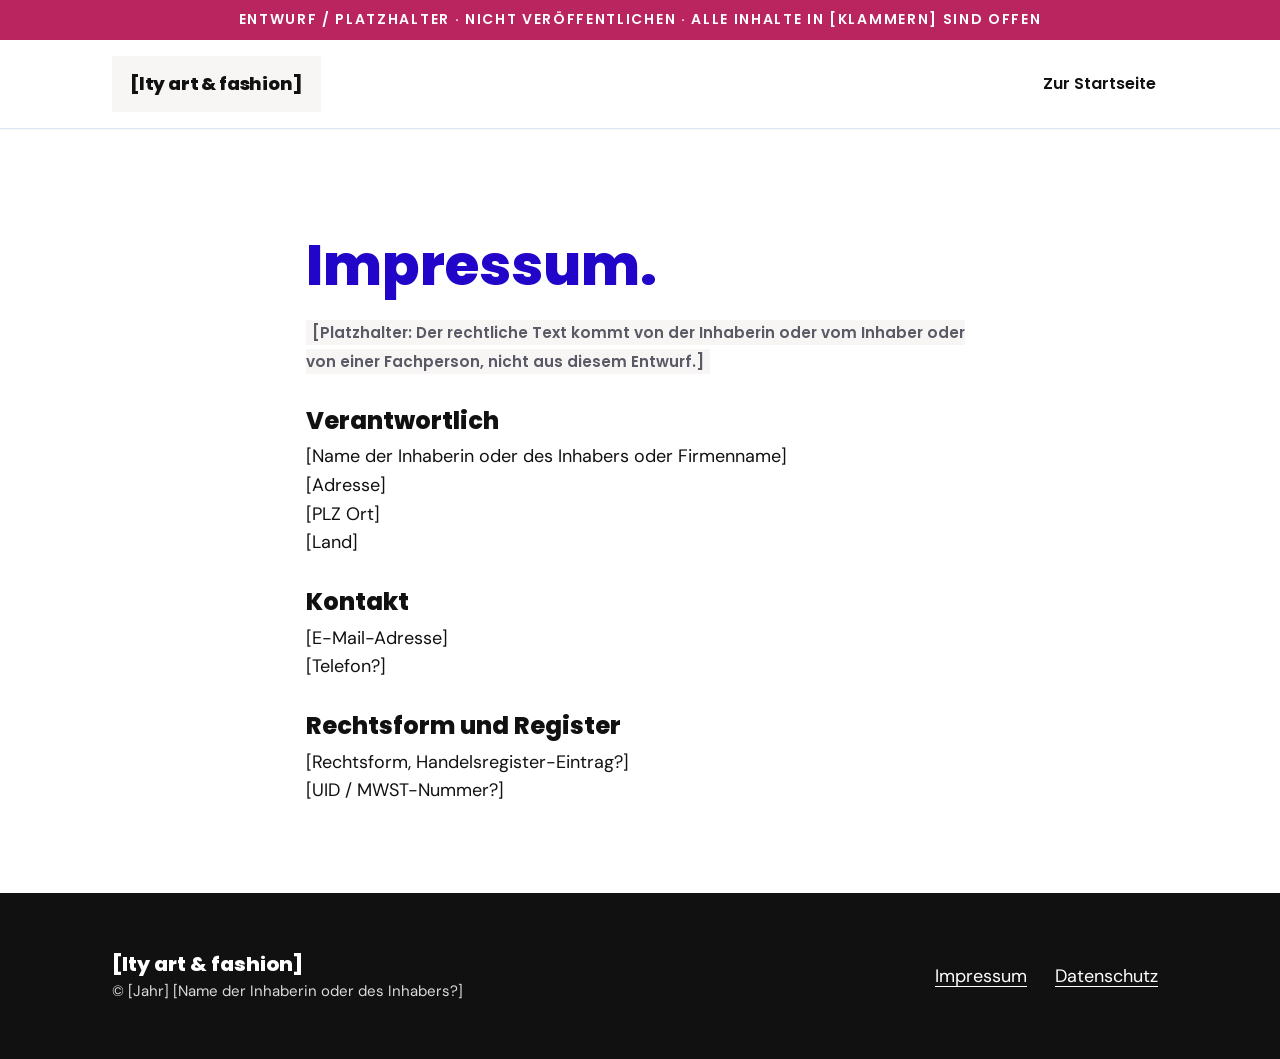
<file: impressum.html>
<!DOCTYPE html>
<html lang="de-CH">
<head>
<meta charset="utf-8">
<meta name="viewport" content="width=device-width, initial-scale=1">
<meta name="robots" content="noindex, nofollow">
<title>Impressum [lty art &amp; fashion] Entwurf</title>
<link rel="icon" href="data:,">
<link rel="stylesheet" href="style.css">
</head>
<body>
<a class="skip" href="#main">Zum Inhalt springen</a>
<p class="banner">Entwurf / Platzhalter · nicht veröffentlichen · alle Inhalte in [Klammern] sind offen</p>
<header class="site-header">
  <div class="container header-row">
    <a class="wordmark" href="index.html">[lty art &amp; fashion]</a>
    <nav class="nav nav-simple" aria-label="Hauptnavigation"><ul class="nav-list"><li><a href="index.html">Zur Startseite</a></li></ul></nav>
  </div>
</header>
<main id="main" class="section">
  <div class="container legal">
    <h1>Impressum<span class="dot">.</span></h1>
    <p class="ph-inline">[Platzhalter: Der rechtliche Text kommt von der Inhaberin oder vom Inhaber oder von einer Fachperson, nicht aus diesem Entwurf.]</p>
    <h2>Verantwortlich</h2>
    <p>[Name der Inhaberin oder des Inhabers oder Firmenname]<br>[Adresse]<br>[PLZ Ort]<br>[Land]</p>
    <h2>Kontakt</h2>
    <p>[E-Mail-Adresse]<br>[Telefon?]</p>
    <h2>Rechtsform und Register</h2>
    <p>[Rechtsform, Handelsregister-Eintrag?]<br>[UID / MWST-Nummer?]</p>
  </div>
</main>
<footer class="site-footer">
  <div class="container footer-row">
    <div><p class="footer-wm">[lty art &amp; fashion]</p><p class="footer-muted">© [Jahr] [Name der Inhaberin oder des Inhabers?]</p></div>
    <ul class="footer-links"><li><a href="impressum.html">Impressum</a></li><li><a href="datenschutz.html">Datenschutz</a></li></ul>
  </div>
</footer>
</body>
</html>
</file>
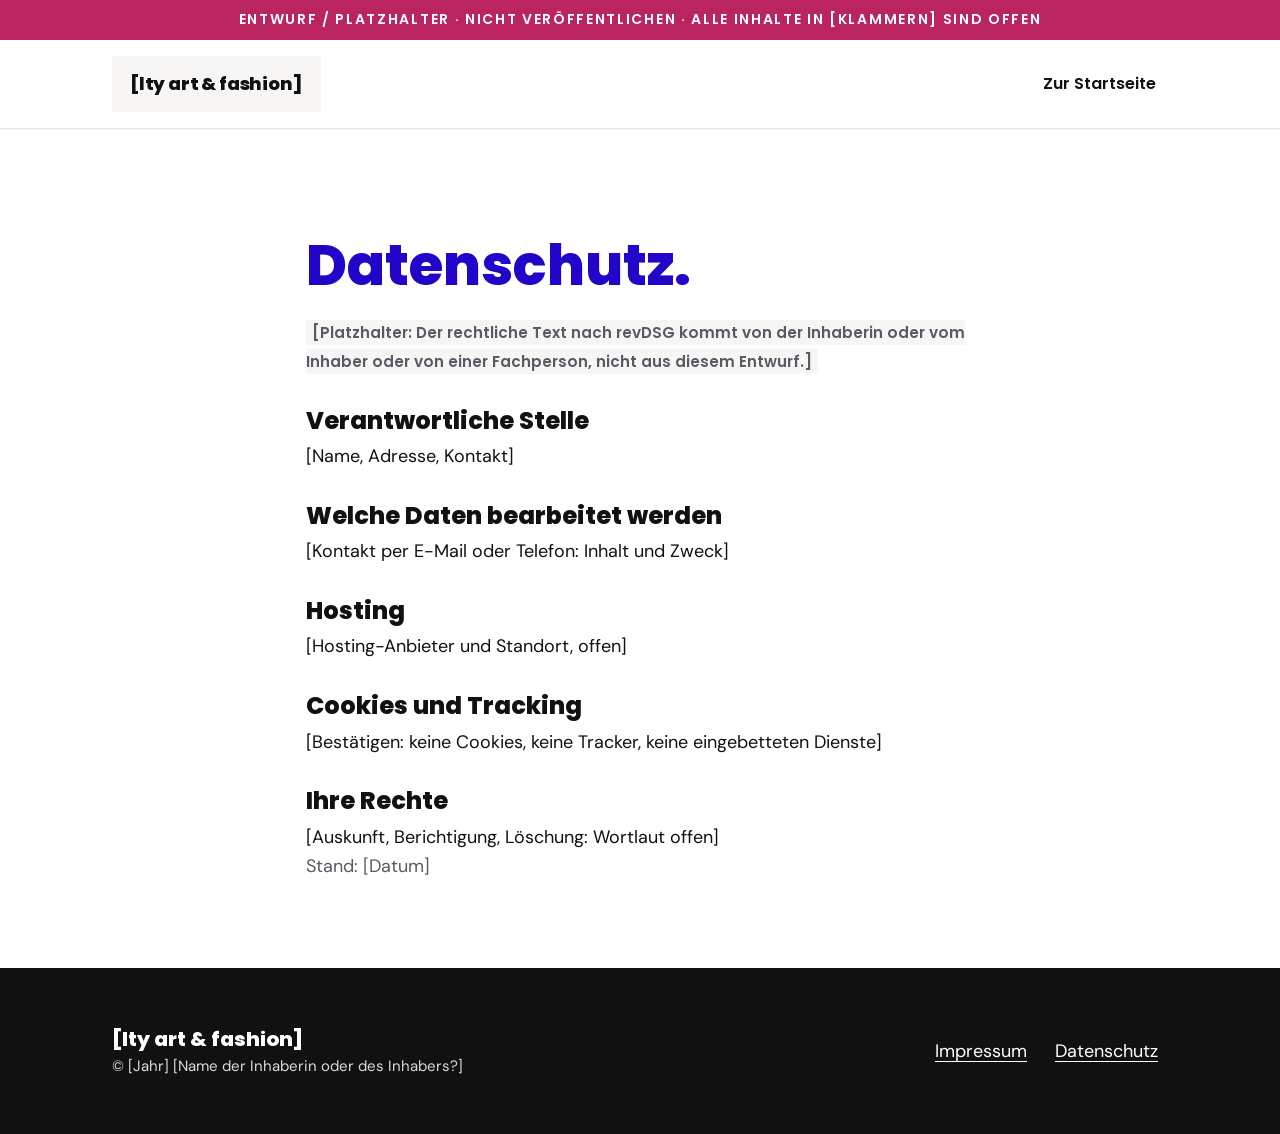
<file: site/datenschutz.html>
<!DOCTYPE html>
<html lang="de-CH">
<head>
<meta charset="utf-8">
<meta name="viewport" content="width=device-width, initial-scale=1">
<meta name="color-scheme" content="light">
<meta name="robots" content="noindex, nofollow">
<title>Datenschutz [lty art &amp; fashion] Entwurf</title>
<link rel="icon" href="data:,">
<link rel="stylesheet" href="style.css">
</head>
<body>
<a class="skip" href="#main">Zum Inhalt springen</a>
<p class="banner">Entwurf / Platzhalter · nicht veröffentlichen · alle Inhalte in [Klammern] sind offen</p>
<header class="site-header">
  <div class="container header-row">
    <a class="wordmark" href="index.html">[lty art &amp; fashion]</a>
    <nav class="nav nav-simple" aria-label="Hauptnavigation"><ul class="nav-list"><li><a href="index.html">Zur Startseite</a></li></ul></nav>
  </div>
</header>
<main id="main" class="section">
  <div class="container legal">
    <h1>Datenschutz<span class="dot">.</span></h1>
    <p class="ph-inline">[Platzhalter: Der rechtliche Text nach revDSG kommt von der Inhaberin oder vom Inhaber oder von einer Fachperson, nicht aus diesem Entwurf.]</p>
    <h2>Verantwortliche Stelle</h2>
    <p>[Name, Adresse, Kontakt]</p>
    <h2>Welche Daten bearbeitet werden</h2>
    <p>[Kontakt per E-Mail oder Telefon: Inhalt und Zweck]</p>
    <h2>Hosting</h2>
    <p>[Hosting-Anbieter und Standort, offen]</p>
    <h2>Cookies und Tracking</h2>
    <p>[Bestätigen: keine Cookies, keine Tracker, keine eingebetteten Dienste]</p>
    <h2>Ihre Rechte</h2>
    <p>[Auskunft, Berichtigung, Löschung: Wortlaut offen]</p>
    <p class="muted">Stand: [Datum]</p>
  </div>
</main>
<footer class="site-footer">
  <div class="container footer-row">
    <div><p class="footer-wm">[lty art &amp; fashion]</p><p class="footer-muted">© [Jahr] [Name der Inhaberin oder des Inhabers?]</p></div>
    <ul class="footer-links"><li><a href="impressum.html">Impressum</a></li><li><a href="datenschutz.html">Datenschutz</a></li></ul>
  </div>
</footer>
</body>
</html>
</file>
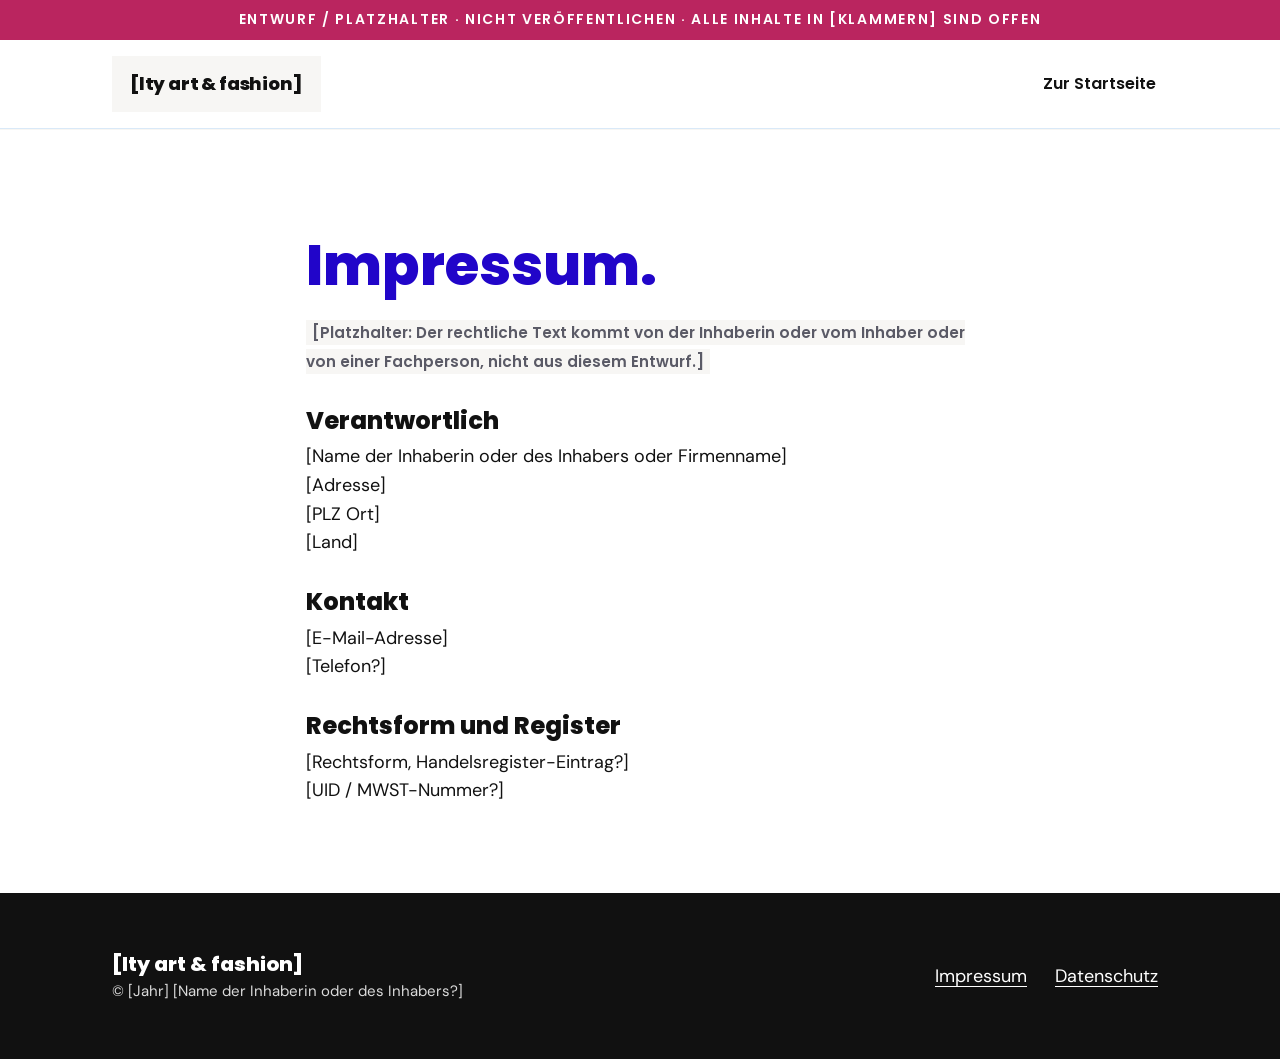
<file: site/impressum.html>
<!DOCTYPE html>
<html lang="de-CH">
<head>
<meta charset="utf-8">
<meta name="viewport" content="width=device-width, initial-scale=1">
<meta name="color-scheme" content="light">
<meta name="robots" content="noindex, nofollow">
<title>Impressum [lty art &amp; fashion] Entwurf</title>
<link rel="icon" href="data:,">
<link rel="stylesheet" href="style.css">
</head>
<body>
<a class="skip" href="#main">Zum Inhalt springen</a>
<p class="banner">Entwurf / Platzhalter · nicht veröffentlichen · alle Inhalte in [Klammern] sind offen</p>
<header class="site-header">
  <div class="container header-row">
    <a class="wordmark" href="index.html">[lty art &amp; fashion]</a>
    <nav class="nav nav-simple" aria-label="Hauptnavigation"><ul class="nav-list"><li><a href="index.html">Zur Startseite</a></li></ul></nav>
  </div>
</header>
<main id="main" class="section">
  <div class="container legal">
    <h1>Impressum<span class="dot">.</span></h1>
    <p class="ph-inline">[Platzhalter: Der rechtliche Text kommt von der Inhaberin oder vom Inhaber oder von einer Fachperson, nicht aus diesem Entwurf.]</p>
    <h2>Verantwortlich</h2>
    <p>[Name der Inhaberin oder des Inhabers oder Firmenname]<br>[Adresse]<br>[PLZ Ort]<br>[Land]</p>
    <h2>Kontakt</h2>
    <p>[E-Mail-Adresse]<br>[Telefon?]</p>
    <h2>Rechtsform und Register</h2>
    <p>[Rechtsform, Handelsregister-Eintrag?]<br>[UID / MWST-Nummer?]</p>
  </div>
</main>
<footer class="site-footer">
  <div class="container footer-row">
    <div><p class="footer-wm">[lty art &amp; fashion]</p><p class="footer-muted">© [Jahr] [Name der Inhaberin oder des Inhabers?]</p></div>
    <ul class="footer-links"><li><a href="impressum.html">Impressum</a></li><li><a href="datenschutz.html">Datenschutz</a></li></ul>
  </div>
</footer>
</body>
</html>
</file>
<file: style.css>
/* lty art & fashion: Entwurf. Nur lokale Ressourcen, keine Tracker. */
@font-face { font-family: "Poppins"; src: url("assets/fonts/Poppins-ExtraBold.woff2") format("woff2"); font-weight: 800; font-style: normal; font-display: swap; }
@font-face { font-family: "Poppins"; src: url("assets/fonts/Poppins-SemiBold.woff2") format("woff2"); font-weight: 600; font-style: normal; font-display: swap; }
@font-face { font-family: "DM Sans"; src: url("assets/fonts/DMSans-Variable.woff2") format("woff2"); font-weight: 100 1000; font-style: normal; font-display: swap; }

:root {
  --blue: #2105C9;
  --blue-hover: #1A04A0;
  --ink: #111111;
  --paper: #FFFFFF;
  --atelier: #F7F6F4;
  --ice: #D9E9F8;
  --muted: #5A5A66;
  --earth: #7A4A30;
  --accent: #BA255F;
  --display: "Poppins", "Avenir Next", "Segoe UI", Arial, sans-serif;
  --body: "DM Sans", "Segoe UI", Arial, sans-serif;
  --gutter: 96px;
  --rail: 120px;
  --pad: 88px;
}
*, *::before, *::after { box-sizing: border-box; }
html { scroll-behavior: smooth; scroll-padding-top: 96px; }
@media (prefers-reduced-motion: reduce) { html { scroll-behavior: auto; } * { transition: none !important; animation: none !important; } }
body { margin: 0; background: var(--paper); color: var(--ink); font: 400 18px/1.6 var(--body); }
h1, h2, h3, h4 { font-family: var(--display); line-height: 1.1; margin: 0; }
p, ul, ol, blockquote, figure { margin: 0; }
ul, ol { padding: 0; list-style: none; }
a { color: var(--blue); text-decoration: underline; text-underline-offset: 4px; }
a:hover { color: var(--blue-hover); }
:focus-visible { outline: 3px solid var(--blue); outline-offset: 3px; }

.skip { position: absolute; left: 16px; top: -100px; z-index: 100; background: var(--blue); color: var(--paper); padding: 12px 20px; font: 600 16px var(--display); }
.skip:focus { top: 16px; color: var(--paper); }
.banner { background: var(--accent); color: var(--paper); text-align: center; font: 600 14px/1.4 var(--display); letter-spacing: .12em; text-transform: uppercase; padding: 10px 20px; }

.container { max-width: 1248px; margin: 0 auto; padding: 0 var(--gutter); }

/* Header */
.site-header { position: sticky; top: 0; z-index: 20; background: var(--paper); border-bottom: 1px solid var(--ice); }
.header-row { display: flex; align-items: center; gap: 32px; min-height: 88px; }
.wordmark { display: inline-flex; align-items: center; min-height: 56px; padding: 8px 18px; background: var(--atelier); color: var(--ink); text-decoration: none; font: 800 18px/1.2 var(--display); letter-spacing: -.01em; }
.wordmark:hover { color: var(--blue); }
.nav { margin-left: auto; }
.menu > summary { display: none; }
.nav-list { display: flex; gap: 8px; }
.nav-list a { display: inline-flex; align-items: center; min-height: 44px; padding: 0 12px; color: var(--ink); text-decoration: none; font: 600 16px var(--display); }
.nav-list a:hover { color: var(--blue); text-decoration: underline; }
.lang { font: 600 14px var(--display); color: var(--muted); border: 1px solid var(--muted); padding: 6px 12px; border-radius: 999px; white-space: nowrap; }

/* Sections */
.section { padding: var(--pad) 0; border-top: 1px solid var(--atelier); }
.section-atelier { background: var(--atelier); }
.rail-grid { display: grid; grid-template-columns: var(--rail) minmax(0, 1fr); gap: 48px; }
.rail { position: relative; }
.vtitle { writing-mode: vertical-rl; transform: rotate(180deg); display: flex; flex-direction: column; align-items: flex-start; font: 800 88px/1 var(--display); color: var(--blue); letter-spacing: -.02em; white-space: nowrap; }
.vtitle-xl { font-size: 112px; }
.vlabel { margin-left: 14px; font: 600 16px/1 var(--display); letter-spacing: .5em; color: var(--blue); }
.rail::before { content: ""; position: absolute; top: calc(-1 * var(--pad)); left: 104px; width: 3px; height: 72px; background: var(--blue); }

.kicker { font: 600 14px var(--display); letter-spacing: .3em; text-transform: uppercase; color: var(--blue); }
h1 { font-size: 56px; font-weight: 800; line-height: 1.08; margin: 18px 0 22px; }
h3 { font-size: 22px; font-weight: 600; margin: 16px 0 8px; }
h4 { font-size: 16px; font-weight: 600; letter-spacing: .04em; margin: 24px 0 4px; color: var(--blue); }
.lead { font-size: 20px; color: var(--muted); max-width: 40em; }
.muted { color: var(--muted); }
.small { font-size: 15px; margin-top: 16px; }
.intro { max-width: 44em; margin-bottom: 32px; }

/* Placeholders */
.ph { display: flex; align-items: center; justify-content: center; text-align: center; padding: 20px; color: var(--muted); font: 600 14px/1.5 var(--display); letter-spacing: .02em;
      background: repeating-linear-gradient(45deg, var(--atelier) 0 14px, var(--ice) 14px 28px); }
.frame { border: 14px solid var(--paper); outline: 1px solid var(--ice); }
.ph-inline { display: inline; background: var(--atelier); color: var(--muted); font: 600 .85em var(--display); padding: 2px 6px; }

/* Hero */
.hero { padding-top: 56px; border-top: 0; }
.hero .rail::before { display: none; }
.hero-body { display: grid; grid-template-columns: minmax(0, 1fr) minmax(0, 380px); gap: 48px; align-items: center; }
.ph-hero { aspect-ratio: 4 / 5; }
.quote { margin-top: 36px; padding-left: 20px; border-left: 4px solid var(--blue); font-size: 19px; font-style: italic; }

/* Buttons */
.ctas { display: flex; flex-wrap: wrap; gap: 12px; margin-top: 32px; }
.btn { display: inline-flex; align-items: center; justify-content: center; min-height: 44px; padding: 14px 26px; border: 2px solid var(--blue); border-radius: 2px; font: 600 16px/1.2 var(--display); text-decoration: none; }
.btn-primary { background: var(--blue); color: var(--paper); }
.btn-primary:hover { background: var(--blue-hover); border-color: var(--blue-hover); color: var(--paper); }
.btn-secondary { background: var(--paper); color: var(--blue); }
.btn-secondary:hover { color: var(--blue-hover); border-color: var(--blue-hover); }
.link { font: 600 15px var(--display); display: inline-flex; align-items: center; min-height: 44px; }

/* Grids and cards */
.grid2 { display: grid; grid-template-columns: repeat(2, minmax(0, 1fr)); gap: 32px; }
.grid3 { display: grid; grid-template-columns: repeat(3, minmax(0, 1fr)); gap: 32px; }
.grid4 { display: grid; grid-template-columns: repeat(4, minmax(0, 1fr)); gap: 28px; }
.card { background: var(--atelier); padding: 32px; }
.card p { color: var(--muted); }
.card h3:first-child { margin-top: 0; }
.ph-card { aspect-ratio: 4 / 3; background: repeating-linear-gradient(45deg, var(--paper) 0 14px, var(--ice) 14px 28px); }
.works { margin-top: 40px; }
.ph-work { aspect-ratio: 3 / 4; }
.ph-art { aspect-ratio: 4 / 5; }
.gallery h3 { color: var(--blue); font-weight: 600; font-size: 20px; hyphens: auto; overflow-wrap: break-word; }

/* Preise */
.pricebox { background: var(--paper); border-top: 4px solid var(--blue); }
.pricebox > h3 { margin: 0; padding: 14px 18px; background: var(--ice); font-size: 20px; }
.pricebox > h4, .pricebox > .small { padding: 0 18px; }
.pricelist li { display: flex; flex-wrap: wrap; justify-content: space-between; gap: 4px 24px; padding: 12px 18px; border-bottom: 1px solid var(--ice); }
.pricelist li span:last-child { font-weight: 600; white-space: nowrap; }
.note { margin-top: 32px; background: var(--atelier); padding: 20px 24px; }
.note-h { margin: 0 0 6px; font-size: 18px; border-bottom: 3px solid var(--blue); display: inline-block; padding-bottom: 2px; }

/* Ablauf */
.steps { display: grid; grid-template-columns: repeat(4, minmax(0, 1fr)); gap: 24px; align-self: start; }
.step-n { display: block; font: 800 40px/1 var(--display); color: var(--blue); }

/* Profil */
.profil { display: grid; grid-template-columns: minmax(0, 380px) minmax(0, 1fr); gap: 48px; align-items: center; }
.ph-portrait { aspect-ratio: 4 / 5; }
.profil .muted { margin-top: 16px; }

/* Footer */
.site-footer { background: var(--ink); color: var(--paper); padding: 56px 0; }
.footer-row { display: flex; flex-wrap: wrap; justify-content: space-between; gap: 24px; align-items: center; }
.footer-wm { font: 800 20px var(--display); }
.footer-muted { opacity: .85; font-size: 15px; }
.footer-links { display: flex; gap: 8px; }
.footer-links a { color: var(--paper); display: inline-flex; align-items: center; min-height: 44px; padding: 0 10px; }
.site-footer :focus-visible { outline-color: var(--paper); }

/* Rechtliche Seiten */
.legal { max-width: 860px; }
.legal h1 { color: var(--blue); }
.legal h2 { font-size: 24px; margin: 32px 0 8px; }
.dot { color: inherit; }

/* Mittlere Breiten */
@media (max-width: 1100px) {
  :root { --gutter: 48px; }
  .grid4 { grid-template-columns: repeat(2, minmax(0, 1fr)); }
  .steps { grid-template-columns: repeat(2, minmax(0, 1fr)); }
  .hero-body { grid-template-columns: 1fr; }
  .ph-hero { max-width: 480px; }
}

/* Mobil: Titel horizontal, Menü als Sheet */
@media (max-width: 800px) {
  :root { --gutter: 20px; --pad: 56px; }
  body { font-size: 17px; }
  .header-row { min-height: 64px; gap: 8px 12px; flex-wrap: wrap; padding-top: 8px; padding-bottom: 8px; }
  .wordmark { font-size: 15px; min-height: 44px; padding: 6px 12px; }
  .nav { margin-left: auto; }
  .lang { order: 4; flex-basis: 100%; border: 0; padding: 0; font-size: 13px; }
  .menu > summary { display: inline-flex; align-items: center; min-height: 44px; padding: 0 16px; border: 2px solid var(--blue); color: var(--blue); font: 600 16px var(--display); cursor: pointer; list-style: none; }
  .menu > summary::-webkit-details-marker { display: none; }
  .menu .nav-list { display: none; }
  .menu[open] .nav-list { display: flex; flex-direction: column; position: absolute; top: 100%; left: 0; right: 0; height: 100vh; background: var(--paper); padding: 24px 20px; gap: 4px; z-index: 30; }
  .menu[open] .nav-list a { font-size: 24px; min-height: 56px; }
  .nav-simple .nav-list a { padding: 0 8px; }
  .rail-grid { grid-template-columns: 1fr; gap: 24px; }
  .rail::before { display: none; }
  .vtitle, .vtitle-xl { writing-mode: horizontal-tb; transform: none; flex-direction: column-reverse; font-size: 44px; line-height: 1.1; white-space: normal; }
  .vlabel { margin: 0 0 8px; font-size: 12px; letter-spacing: .4em; }
  h1 { font-size: 36px; }
  .lead { font-size: 18px; }
  .grid2, .grid3, .profil { grid-template-columns: 1fr; gap: 24px; }
  .grid4 { gap: 16px; }
  .gallery h3 { font-size: 17px; }
  .steps { grid-template-columns: 1fr; }
  .card { padding: 24px; }
  .ctas .btn { width: 100%; }
  .frame { border-width: 10px; }
}
@media (max-width: 340px) { .grid4 { grid-template-columns: 1fr; } }
</file>
<file: site/style.css>
/* lty art & fashion: Entwurf. Nur lokale Ressourcen, keine Tracker. */
@font-face { font-family: "Poppins"; src: url("assets/fonts/Poppins-ExtraBold.woff2") format("woff2"); font-weight: 800; font-style: normal; font-display: swap; }
@font-face { font-family: "Poppins"; src: url("assets/fonts/Poppins-SemiBold.woff2") format("woff2"); font-weight: 600; font-style: normal; font-display: swap; }
@font-face { font-family: "DM Sans"; src: url("assets/fonts/DMSans-Variable.woff2") format("woff2"); font-weight: 100 1000; font-style: normal; font-display: swap; }

:root {
  --blue: #2105C9;
  --blue-hover: #1A04A0;
  --ink: #111111;
  --paper: #FFFFFF;
  --atelier: #F7F6F4;
  --ice: #D9E9F8;
  --muted: #5A5A66;
  --earth: #7A4A30;
  --accent: #BA255F;
  --display: "Poppins", "Avenir Next", "Segoe UI", Arial, sans-serif;
  --body: "DM Sans", "Segoe UI", Arial, sans-serif;
  --gutter: 96px;
  --rail: 120px;
  --pad: 88px;
  color-scheme: light;
}
*, *::before, *::after { box-sizing: border-box; }
html { scroll-behavior: smooth; scroll-padding-top: 96px; }
@media (prefers-reduced-motion: reduce) { html { scroll-behavior: auto; } * { transition: none !important; animation: none !important; } }
body { margin: 0; background: var(--paper); color: var(--ink); font: 400 18px/1.6 var(--body); }
h1, h2, h3, h4 { font-family: var(--display); line-height: 1.1; margin: 0; }
p, ul, ol, blockquote, figure { margin: 0; }
ul, ol { padding: 0; list-style: none; }
a { color: var(--blue); text-decoration: underline; text-underline-offset: 4px; }
a:hover { color: var(--blue-hover); }
:focus-visible { outline: 3px solid var(--blue); outline-offset: 3px; }

.skip { position: absolute; left: 16px; top: -100px; z-index: 100; background: var(--blue); color: var(--paper); padding: 12px 20px; font: 600 16px var(--display); }
.skip:focus { top: 16px; color: var(--paper); }
.banner { background: var(--accent); color: var(--paper); text-align: center; font: 600 14px/1.4 var(--display); letter-spacing: .12em; text-transform: uppercase; padding: 10px 20px; }

.container { max-width: 1248px; margin: 0 auto; padding: 0 var(--gutter); }

/* Header */
.site-header { position: sticky; top: 0; z-index: 20; background: var(--paper); border-bottom: 1px solid var(--ice); }
.header-row { display: flex; align-items: center; gap: 32px; min-height: 88px; }
.wordmark { display: inline-flex; align-items: center; min-height: 56px; padding: 8px 18px; background: var(--atelier); color: var(--ink); text-decoration: none; font: 800 18px/1.2 var(--display); letter-spacing: -.01em; }
.wordmark:hover { color: var(--blue); }
.nav { margin-left: auto; }
.menu { display: none; }
.nav-list { display: flex; gap: 8px; }
.nav-list a { display: inline-flex; align-items: center; min-height: 44px; padding: 0 12px; color: var(--ink); text-decoration: none; font: 600 16px var(--display); }
.nav-list a:hover { color: var(--blue); text-decoration: underline; }
.lang { font: 400 14px var(--body); color: var(--muted); white-space: nowrap; }

/* Sections */
.section { padding: var(--pad) 0; border-top: 1px solid var(--atelier); }
.section-atelier { background: var(--atelier); }
.rail-grid { display: grid; grid-template-columns: var(--rail) minmax(0, 1fr); gap: 48px; }
.rail { position: relative; }
.vtitle { writing-mode: vertical-rl; transform: rotate(180deg); display: flex; flex-direction: column; align-items: flex-start; font: 800 88px/1 var(--display); color: var(--blue); letter-spacing: -.02em; white-space: nowrap; }
.vtitle-xl { font-size: 112px; }
.vlabel { margin-left: 14px; font: 600 16px/1 var(--display); letter-spacing: .5em; color: var(--blue); }
.htitle { font: 800 64px/1.1 var(--display); color: var(--blue); letter-spacing: -.02em; margin-bottom: 40px; }

.kicker { font: 600 14px var(--display); letter-spacing: .3em; text-transform: uppercase; color: var(--blue); }
h1 { font-size: 56px; font-weight: 800; line-height: 1.08; margin: 18px 0 22px; }
h3 { font-size: 22px; font-weight: 600; margin: 16px 0 8px; }
h4 { font-size: 16px; font-weight: 600; letter-spacing: .04em; margin: 24px 0 4px; color: var(--blue); }
.lead { font-size: 20px; color: var(--muted); max-width: 40em; }
.muted { color: var(--muted); }
.small { font-size: 15px; margin-top: 16px; }
.intro { max-width: 44em; margin-bottom: 32px; }

/* Placeholders */
.ph { display: flex; align-items: center; justify-content: center; text-align: center; padding: 20px; color: var(--muted); font: 600 14px/1.5 var(--display); letter-spacing: .02em;
      background: repeating-linear-gradient(45deg, var(--atelier) 0 14px, var(--ice) 14px 28px); }
.frame { border: 14px solid var(--paper); outline: 1px solid var(--ice); }
.ph-inline { display: inline; background: var(--atelier); color: var(--muted); font: 600 .85em var(--display); padding: 2px 6px; }

/* Hero */
.hero { padding-top: 56px; border-top: 0; }
.hero-body { display: grid; grid-template-columns: minmax(0, 1fr) minmax(0, 520px); gap: 48px; align-items: center; }
.ph-hero { aspect-ratio: 4 / 5; }
.hero h1 { font-size: 40px; overflow-wrap: break-word; }
@media (max-width: 1100px) { .hero h1 { font-size: 56px; } }
@media (max-width: 800px) { .hero h1 { font-size: 36px; } }
.quote { margin-top: 36px; padding-left: 20px; border-left: 4px solid var(--blue); font-size: 19px; font-style: italic; }

/* Buttons */
.ctas { display: flex; flex-wrap: wrap; gap: 12px; margin-top: 32px; }
.btn { display: inline-flex; align-items: center; justify-content: center; min-height: 44px; padding: 14px 26px; border: 2px solid var(--blue); border-radius: 2px; font: 600 16px/1.2 var(--display); text-decoration: none; }
.btn-primary { background: var(--blue); color: var(--paper); }
.btn-primary:hover { background: var(--blue-hover); border-color: var(--blue-hover); color: var(--paper); }
.btn-secondary { background: var(--paper); color: var(--blue); }
.btn-secondary:hover { color: var(--blue-hover); border-color: var(--blue-hover); }
.link { font: 600 15px var(--display); display: inline-flex; align-items: center; min-height: 44px; }

/* Grids and cards */
.grid2 { display: grid; grid-template-columns: repeat(2, minmax(0, 1fr)); gap: 32px; }
.grid3 { display: grid; grid-template-columns: repeat(3, minmax(0, 1fr)); gap: 32px; }
.grid4 { display: grid; grid-template-columns: repeat(4, minmax(0, 1fr)); gap: 28px; }
.card { background: var(--atelier); padding: 32px; }
.card p { color: var(--muted); }
.card h3:first-child { margin-top: 0; }
.ph-card { aspect-ratio: 4 / 3; background: repeating-linear-gradient(45deg, var(--paper) 0 14px, var(--ice) 14px 28px); }
.works { margin-top: 40px; }
.ph-work { aspect-ratio: 3 / 4; }
.ph-art { aspect-ratio: 4 / 5; }
.gallery h3 { color: var(--blue); font-weight: 600; font-size: 20px; hyphens: auto; overflow-wrap: break-word; }

/* Preise */
.pricebox { background: var(--paper); border-top: 4px solid var(--blue); }
.pricebox > h3 { margin: 0; padding: 14px 18px; background: var(--ice); font-size: 20px; }
.pricebox > h4, .pricebox > .small, .pricebox > .ph-note { padding: 0 18px; }
.ph-note { margin-top: 12px; font: 600 14px/1.5 var(--display); color: var(--muted); }
.pricelist li { display: flex; flex-wrap: wrap; justify-content: space-between; gap: 4px 24px; padding: 12px 18px; border-bottom: 1px solid var(--ice); }
.pricelist li span:last-child { font-weight: 600; white-space: nowrap; }
.note { margin-top: 32px; background: var(--atelier); padding: 20px 24px; }
.note-h { margin: 0 0 6px; font-size: 18px; border-bottom: 3px solid var(--blue); display: inline-block; padding-bottom: 2px; }

/* Ablauf */
.steps { display: grid; grid-template-columns: repeat(4, minmax(0, 1fr)); gap: 24px; align-self: start; }
.step-n { display: block; font: 800 40px/1 var(--display); color: var(--blue); }

/* Profil */
.profil { display: grid; grid-template-columns: minmax(0, 380px) minmax(0, 1fr); gap: 48px; align-items: center; }
.ph-portrait { aspect-ratio: 4 / 5; }
.profil .muted { margin-top: 16px; }
.kontakt-meta { margin-top: 18px; }

/* Footer */
.site-footer { background: var(--ink); color: var(--paper); padding: 56px 0; }
.footer-row { display: flex; flex-wrap: wrap; justify-content: space-between; gap: 24px; align-items: center; }
.footer-wm { font: 800 20px var(--display); }
.footer-muted { color: #DBDBDB; font-size: 15px; }
.footer-links { display: flex; gap: 8px; }
.footer-links a { color: var(--paper); display: inline-flex; align-items: center; min-height: 44px; padding: 0 10px; }
.site-footer :focus-visible { outline-color: var(--paper); }

/* Rechtliche Seiten */
.legal { max-width: 860px; }
.legal h1 { color: var(--blue); }
.legal h2 { font-size: 24px; margin: 32px 0 8px; }
.dot { color: inherit; }

/* Mittlere Breiten */
@media (max-width: 1100px) {
  :root { --gutter: 48px; }
  .grid4 { grid-template-columns: repeat(2, minmax(0, 1fr)); }
  .steps { grid-template-columns: repeat(2, minmax(0, 1fr)); }
  .hero-body { grid-template-columns: 1fr; }
  .ph-hero { max-width: 480px; }
}

/* Mobil: Titel horizontal, Menü als Sheet */
@media (max-width: 800px) {
  :root { --gutter: 20px; --pad: 56px; }
  body { font-size: 17px; }
  .header-row { min-height: 64px; gap: 8px 12px; flex-wrap: wrap; padding-top: 8px; padding-bottom: 8px; }
  .wordmark { font-size: 15px; min-height: 44px; padding: 6px 12px; }
  .nav { margin-left: auto; }
  .lang { order: 4; flex-basis: 100%; font-size: 13px; }
  .nav-desktop { display: none; }
  .menu { display: block; }
  .menu > summary { display: inline-flex; align-items: center; min-height: 44px; padding: 0 16px; border: 2px solid var(--blue); color: var(--blue); font: 600 16px var(--display); cursor: pointer; list-style: none; }
  .menu > summary::-webkit-details-marker { display: none; }
  .menu .nav-list { display: none; }
  .menu[open] .nav-list { display: flex; flex-direction: column; position: absolute; top: 100%; left: 0; right: 0; height: 100vh; background: var(--paper); padding: 24px 20px; gap: 4px; z-index: 30; }
  .menu[open] .nav-list a { font-size: 24px; min-height: 56px; }
  .nav-simple .nav-list a { padding: 0 8px; }
  .rail-grid { grid-template-columns: 1fr; gap: 24px; }
  .vtitle, .vtitle-xl { writing-mode: horizontal-tb; transform: none; flex-direction: column-reverse; font-size: 44px; line-height: 1.1; white-space: normal; }
  .vlabel { margin: 0 0 8px; font-size: 12px; letter-spacing: .4em; }
  h1 { font-size: 36px; }
  .htitle { font-size: 44px; margin-bottom: 24px; }
  .lead { font-size: 18px; }
  .grid2, .grid3, .profil { grid-template-columns: 1fr; gap: 24px; }
  .grid4 { gap: 16px; }
  .gallery h3 { font-size: 17px; }
  .steps { grid-template-columns: 1fr; }
  .card { padding: 24px; }
  .ctas .btn { width: 100%; }
  .frame { border-width: 10px; }
}
@media (max-width: 340px) { .grid4 { grid-template-columns: 1fr; } }
</file>
